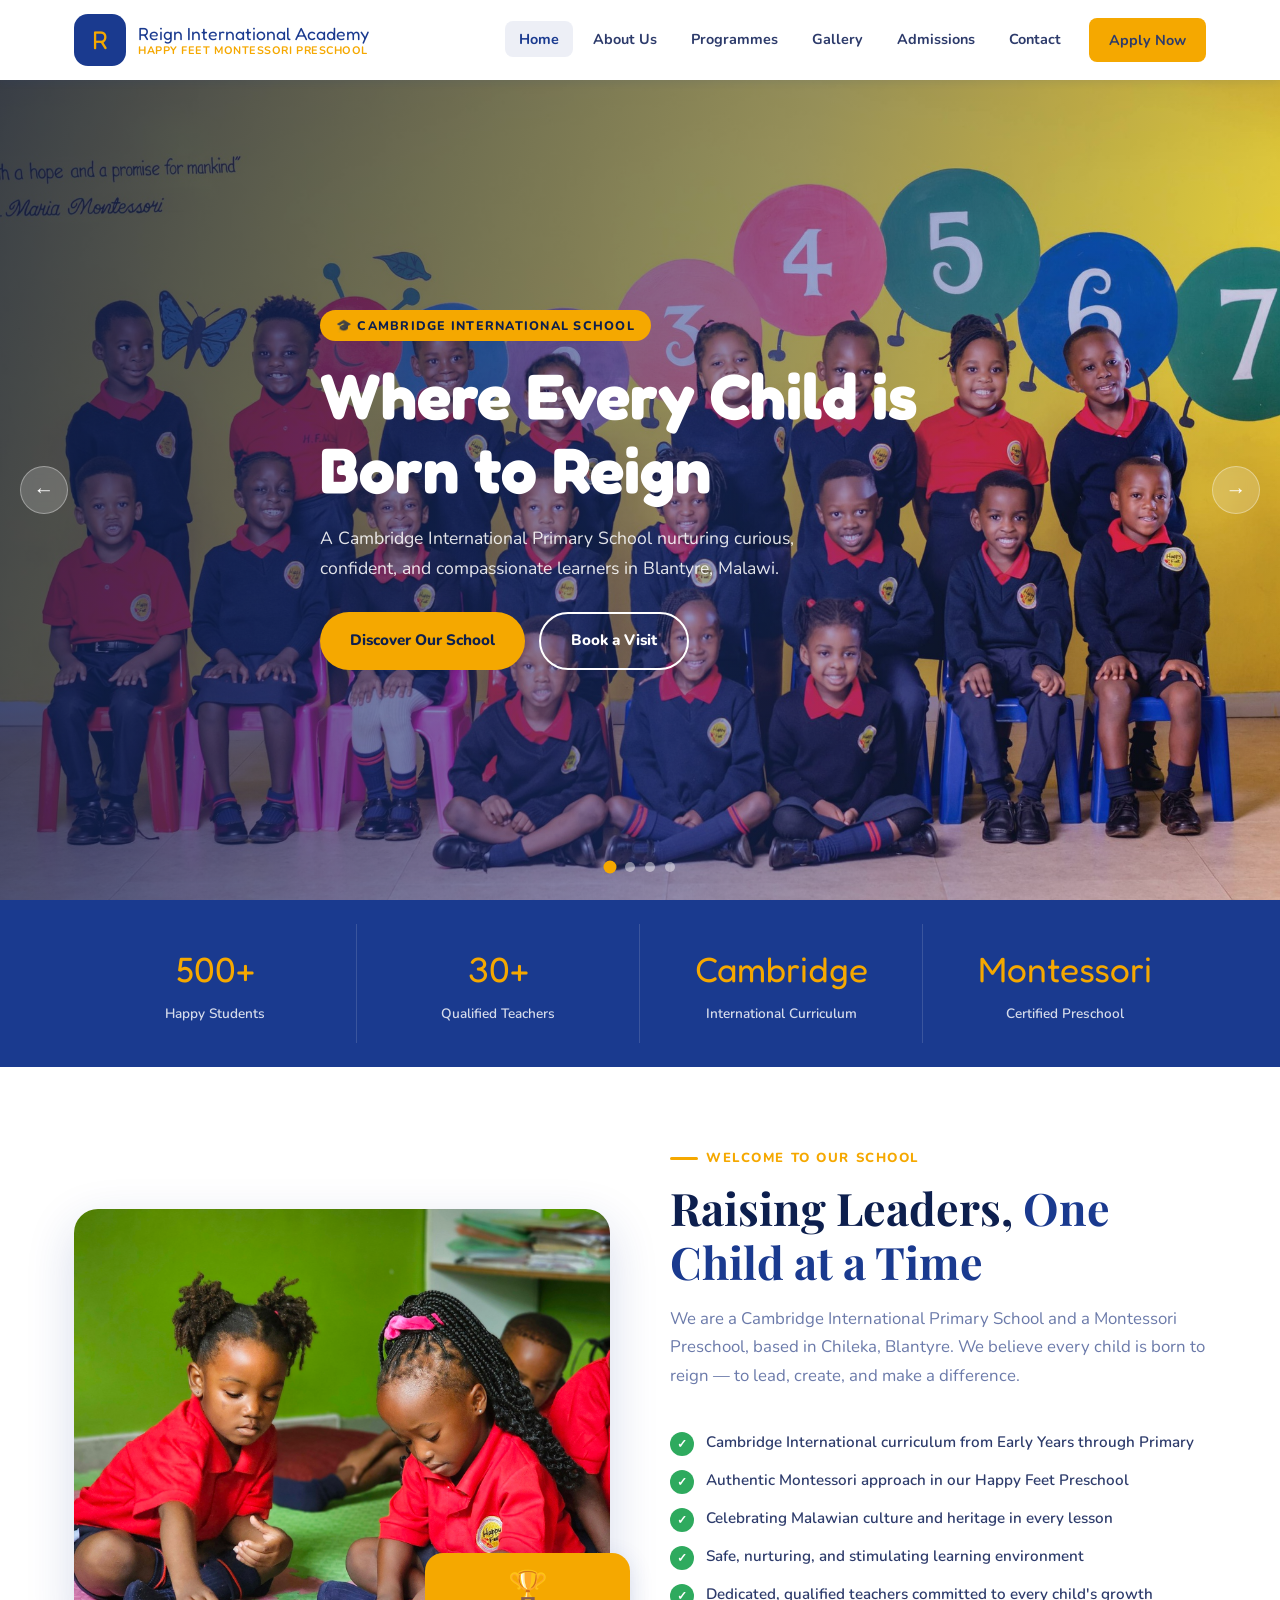
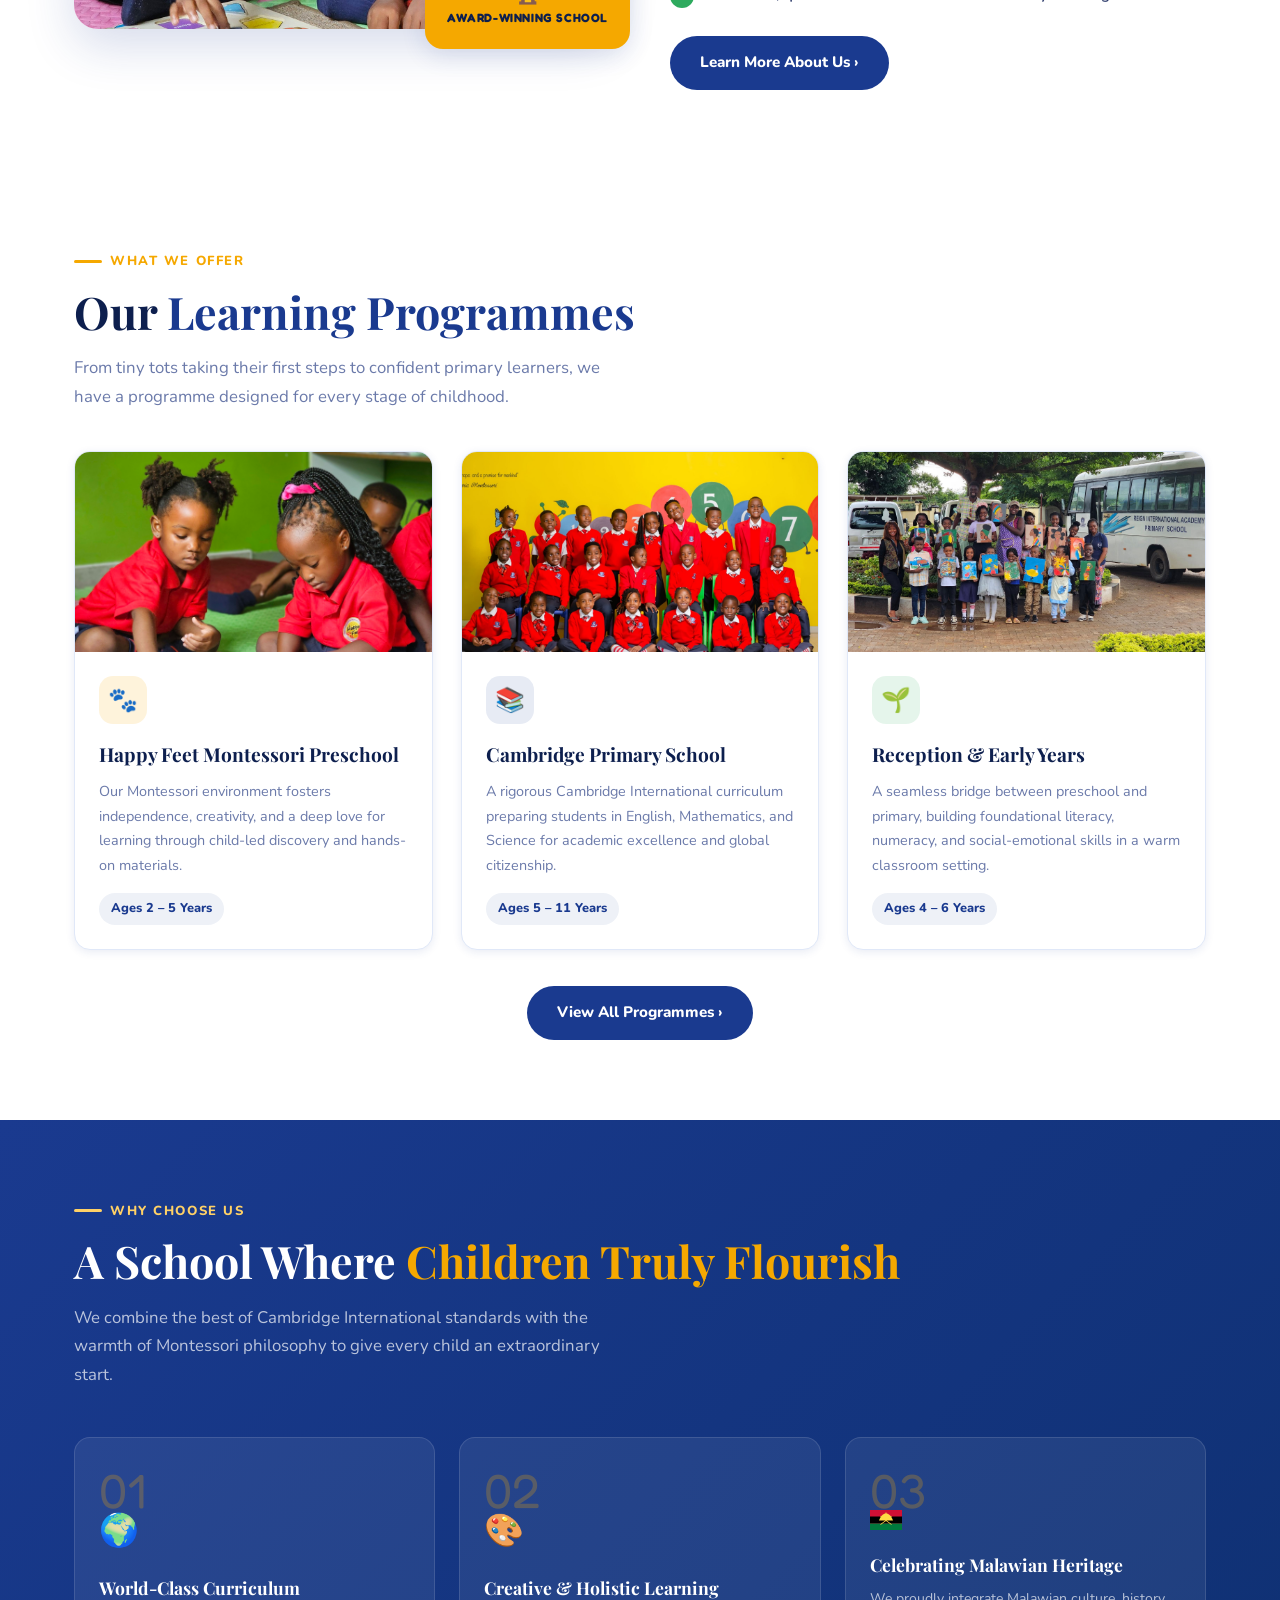
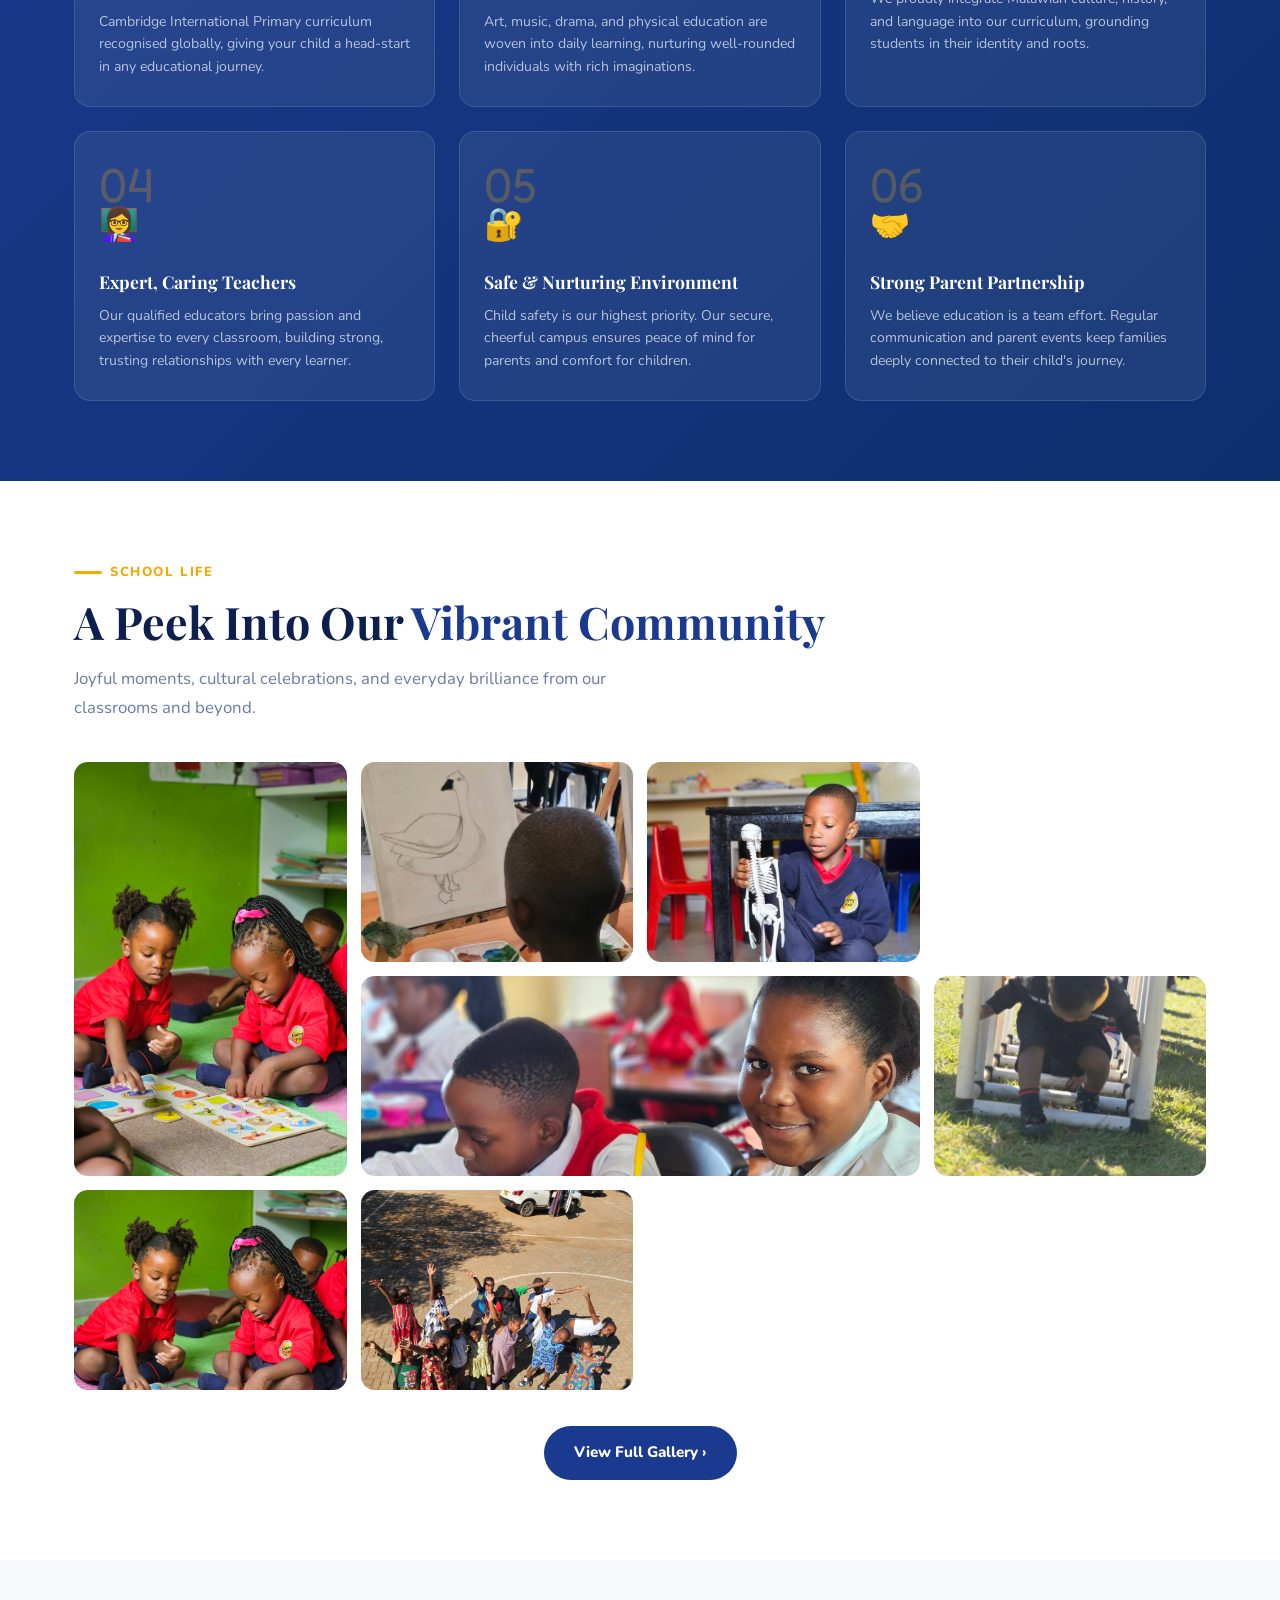
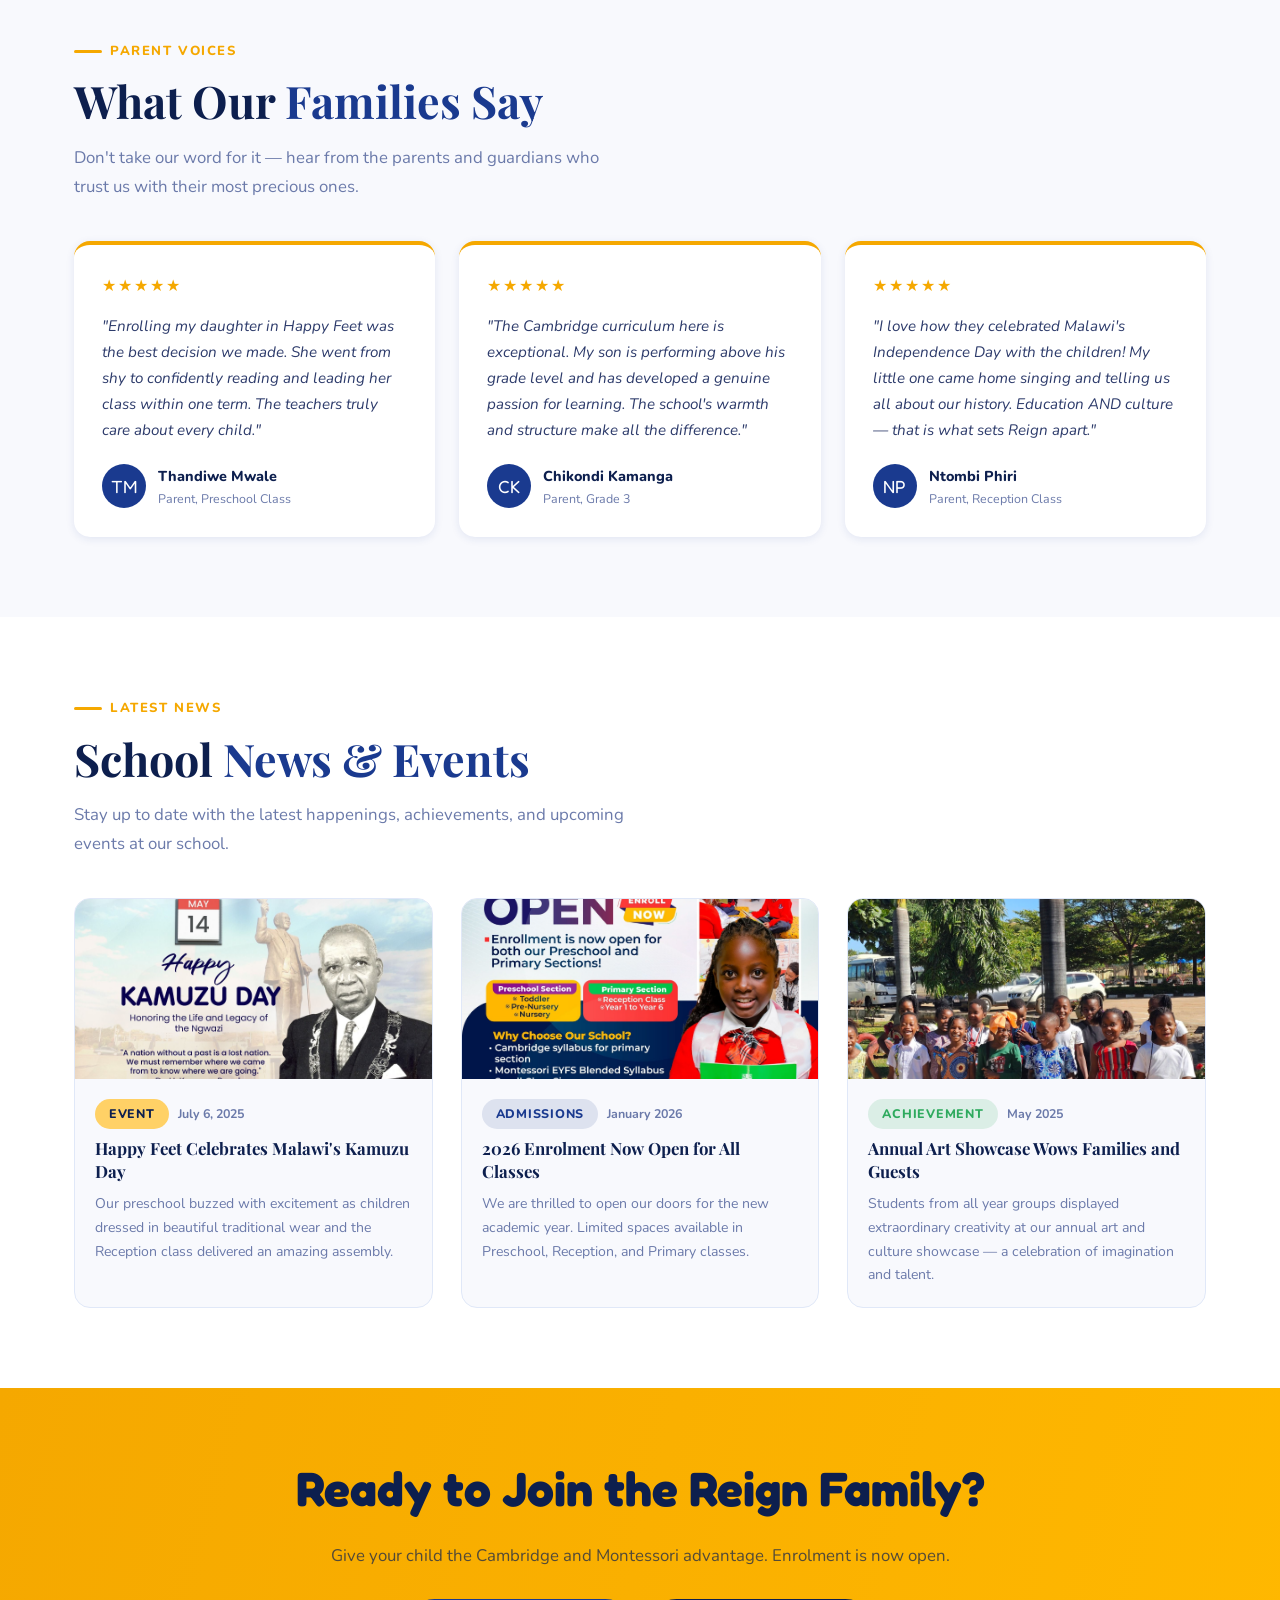
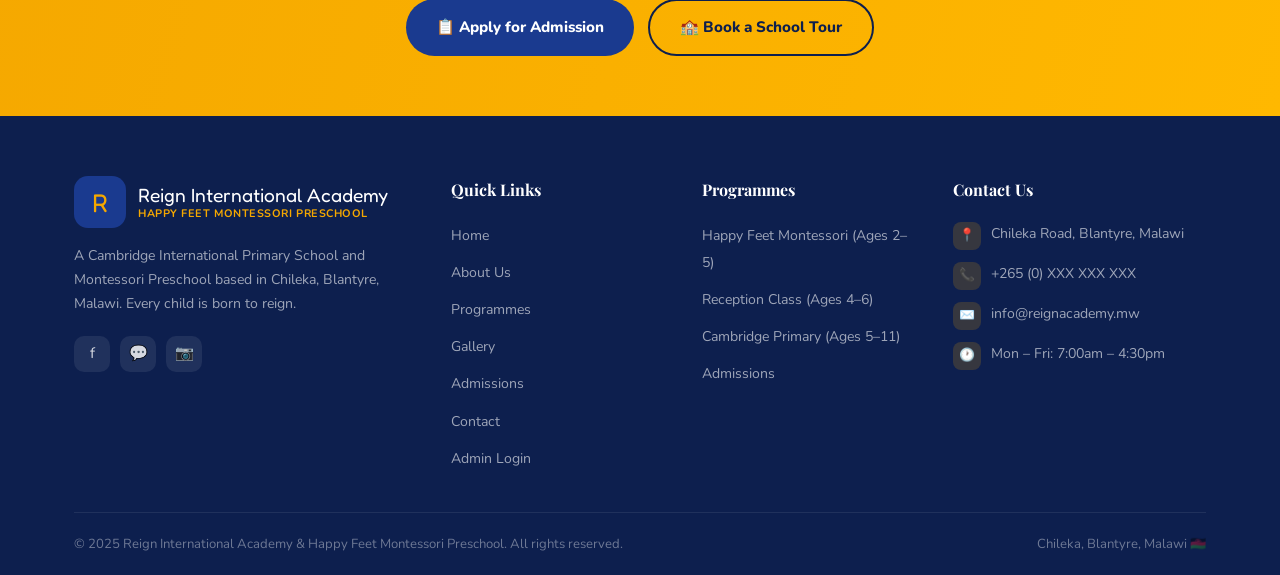
<file: index.html>
<!DOCTYPE html>
<html lang="en">
<head>
  <meta charset="UTF-8" />
  <meta name="viewport" content="width=device-width, initial-scale=1.0" />
  <title>Reign International Academy & Happy Feet Montessori Preschool</title>
  <meta name="description" content="A Cambridge International Primary School and Montessori Preschool based in Chileka, Blantyre, Malawi. Nurturing young minds to reign in life." />
  <link rel="stylesheet" href="styles.css" />
</head>
<body>

  <!-- ════════════════════════════════════════════
       NAVBAR
  ════════════════════════════════════════════ -->
  <nav class="navbar">
    <div class="navbar-inner">
      <a href="index.html" class="logo-wrap">
        <div class="logo-icon">R</div>
        <div class="logo-text">
          <span class="logo-name">Reign International Academy</span>
          <span class="logo-sub">Happy Feet Montessori Preschool</span>
        </div>
      </a>
      <ul class="nav-links" id="navLinks">
        <li><a href="index.html" class="active">Home</a></li>
        <li><a href="about.html">About Us</a></li>
        <li><a href="programmes.html">Programmes</a></li>
        <li><a href="gallery.html">Gallery</a></li>
        <li><a href="admissions.html">Admissions</a></li>
        <li><a href="contact.html">Contact</a></li>
        <li><a href="admissions.html" class="btn btn-primary" style="padding:10px 20px;">Apply Now</a></li>
      </ul>
      <button class="hamburger" id="hamburger" aria-label="Toggle menu">
        <span></span><span></span><span></span>
      </button>
    </div>
  </nav>

  <!-- ════════════════════════════════════════════
       HERO CAROUSEL
  ════════════════════════════════════════════ -->
  <section class="hero" id="home">
    <div class="carousel" id="carousel">

      <!-- Slide 1 -->
      <div class="slide active">
        <div class="slide-bg" style="background-image: url('reign/1.jpg');"></div>
        <div class="slide-overlay"></div>
        <div class="slide-content">
          <span class="slide-tag">🎓 Cambridge International School</span>
          <h1 class="slide-title">Where Every Child is Born to Reign</h1>
          <p class="slide-desc">A Cambridge International Primary School nurturing curious, confident, and compassionate learners in Blantyre, Malawi.</p>
          <div class="slide-btns">
            <a href="about.html" class="btn btn-primary">Discover Our School</a>
            <a href="contact.html" class="btn btn-secondary">Book a Visit</a>
          </div>
        </div>
      </div>

      <!-- Slide 2 -->
      <div class="slide">
        <div class="slide-bg" style="background-image: url('reign/ca1.jpg');"></div>
        <div class="slide-overlay"></div>
        <div class="slide-content">
          <span class="slide-tag">🐾 Happy Feet Montessori Preschool</span>
          <h1 class="slide-title">Little Feet, Big Discoveries</h1>
          <p class="slide-desc">Our Montessori preschool sparks a lifelong love of learning through hands-on exploration and play-based education.</p>
          <div class="slide-btns">
            <a href="programmes.html" class="btn btn-primary">Our Programmes</a>
            <a href="admissions.html" class="btn btn-secondary">Enrol Today</a>
          </div>
        </div>
      </div>

      <!-- Slide 3 -->
      <div class="slide">
        <div class="slide-bg" style="background-image: url('reign/ca1.jpg');"></div>
        <div class="slide-overlay"></div>
        <div class="slide-content">
          <span class="slide-tag">🇲🇼 Proudly Based in Chileka, Blantyre</span>
          <h1 class="slide-title">Excellence Rooted in Malawi</h1>
          <p class="slide-desc">Celebrating Malawian culture while delivering world-class Cambridge curriculum education for the next generation of leaders.</p>
          <div class="slide-btns">
            <a href="about.html" class="btn btn-primary">Our Story</a>
            <a href="gallery.html" class="btn btn-secondary">View Gallery</a>
          </div>
        </div>
      </div>

      <!-- Slide 4 -->
      <div class="slide">
        <div class="slide-bg" style="background-image: url('reign/2.jpg');"></div>
        <div class="slide-overlay"></div>
        <div class="slide-content">
          <span class="slide-tag">✏️ Learning Through Play & Purpose</span>
          <h1 class="slide-title">Nurturing Minds, Shaping Futures</h1>
          <p class="slide-desc">Our holistic approach combines academic rigour with creative exploration, ensuring every child thrives in a warm, safe environment.</p>
          <div class="slide-btns">
            <a href="programmes.html" class="btn btn-primary">Explore Programmes</a>
            <a href="contact.html" class="btn btn-secondary">Contact Us</a>
          </div>
        </div>
      </div>

      <!-- Controls -->
      <div class="carousel-dots" id="dots"></div>
      <button class="carousel-arrow prev" id="prevArrow">&#8592;</button>
      <button class="carousel-arrow next" id="nextArrow">&#8594;</button>
    </div>
  </section>

  <!-- ════════════════════════════════════════════
       STATS BAND
  ════════════════════════════════════════════ -->
  <section class="stats-band">
    <div class="container">
      <div class="stats-grid">
        <div class="stat-item">
          <span class="stat-num">500+</span>
          <span class="stat-label">Happy Students</span>
        </div>
        <div class="stat-item">
          <span class="stat-num">30+</span>
          <span class="stat-label">Qualified Teachers</span>
        </div>
        <div class="stat-item">
          <span class="stat-num">Cambridge</span>
          <span class="stat-label">International Curriculum</span>
        </div>
        <div class="stat-item">
          <span class="stat-num">Montessori</span>
          <span class="stat-label">Certified Preschool</span>
        </div>
      </div>
    </div>
  </section>

  <!-- ════════════════════════════════════════════
       WELCOME / ABOUT
  ════════════════════════════════════════════ -->
  <section class="section-pad" style="background: var(--white);">
    <div class="container">
      <div class="welcome-grid">
        <div class="welcome-img-wrap">
          <img
            class="welcome-img-main"
            src="reign/preschool.jpg"
            alt="Students learning at Reign International Academy"
            loading="lazy"
          />
          <div class="welcome-badge">
            <span class="num">🏆</span>
            <span class="lbl">Award-Winning School</span>
          </div>
        </div>
        <div>
          <p class="section-label">Welcome to Our School</p>
          <h2 class="section-title">Raising Leaders, <span>One Child at a Time</span></h2>
          <p class="section-sub">We are a Cambridge International Primary School and a Montessori Preschool, based in Chileka, Blantyre. We believe every child is born to reign — to lead, create, and make a difference.</p>
          <ul class="welcome-check-list">
            <li class="check-item">
              <span class="check-icon">✓</span>
              Cambridge International curriculum from Early Years through Primary
            </li>
            <li class="check-item">
              <span class="check-icon">✓</span>
              Authentic Montessori approach in our Happy Feet Preschool
            </li>
            <li class="check-item">
              <span class="check-icon">✓</span>
              Celebrating Malawian culture and heritage in every lesson
            </li>
            <li class="check-item">
              <span class="check-icon">✓</span>
              Safe, nurturing, and stimulating learning environment
            </li>
            <li class="check-item">
              <span class="check-icon">✓</span>
              Dedicated, qualified teachers committed to every child's growth
            </li>
          </ul>
          <a href="about.html" class="btn btn-blue">Learn More About Us ›</a>
        </div>
      </div>
    </div>
  </section>

  <!-- ════════════════════════════════════════════
       PROGRAMMES
  ════════════════════════════════════════════ -->
  <section class="section-pad programmes" id="programmes">
    <div class="container">
      <p class="section-label">What We Offer</p>
      <h2 class="section-title">Our <span>Learning Programmes</span></h2>
      <p class="section-sub">From tiny tots taking their first steps to confident primary learners, we have a programme designed for every stage of childhood.</p>

      <div class="prog-grid">

        <div class="prog-card">
          <img
            class="prog-img"
            src="reign/preschool.jpg"
            alt="Happy Feet Montessori Preschool"
            loading="lazy"
          />
          <div class="prog-body">
            <div class="prog-icon gold">🐾</div>
            <div class="prog-title">Happy Feet Montessori Preschool</div>
            <p class="prog-desc">Our Montessori environment fosters independence, creativity, and a deep love for learning through child-led discovery and hands-on materials.</p>
            <span class="prog-ages">Ages 2 – 5 Years</span>
          </div>
        </div>

        <div class="prog-card">
          <img
            class="prog-img"
            src="reign/ca1.jpg"
            alt="Cambridge Primary School"
            loading="lazy"
          />
          <div class="prog-body">
            <div class="prog-icon blue">📚</div>
            <div class="prog-title">Cambridge Primary School</div>
            <p class="prog-desc">A rigorous Cambridge International curriculum preparing students in English, Mathematics, and Science for academic excellence and global citizenship.</p>
            <span class="prog-ages">Ages 5 – 11 Years</span>
          </div>
        </div>

        <div class="prog-card">
          <img
            class="prog-img"
            src="reign/arts5.jpg"
            alt="Reception Class"
            loading="lazy"
          />
          <div class="prog-body">
            <div class="prog-icon green">🌱</div>
            <div class="prog-title">Reception & Early Years</div>
            <p class="prog-desc">A seamless bridge between preschool and primary, building foundational literacy, numeracy, and social-emotional skills in a warm classroom setting.</p>
            <span class="prog-ages">Ages 4 – 6 Years</span>
          </div>
        </div>

      </div>

      <div style="text-align:center; margin-top:36px;">
        <a href="programmes.html" class="btn btn-blue">View All Programmes ›</a>
      </div>
    </div>
  </section>

  <!-- ════════════════════════════════════════════
       WHY CHOOSE US
  ════════════════════════════════════════════ -->
  <section class="section-pad why">
    <div class="container">
      <p class="section-label">Why Choose Us</p>
      <h2 class="section-title">A School Where <span>Children Truly Flourish</span></h2>
      <p class="section-sub">We combine the best of Cambridge International standards with the warmth of Montessori philosophy to give every child an extraordinary start.</p>

      <div class="why-grid">
        <div class="why-card">
          <div class="why-num">01</div>
          <div class="why-icon">🌍</div>
          <div class="why-title">World-Class Curriculum</div>
          <p class="why-text">Cambridge International Primary curriculum recognised globally, giving your child a head-start in any educational journey.</p>
        </div>
        <div class="why-card">
          <div class="why-num">02</div>
          <div class="why-icon">🎨</div>
          <div class="why-title">Creative & Holistic Learning</div>
          <p class="why-text">Art, music, drama, and physical education are woven into daily learning, nurturing well-rounded individuals with rich imaginations.</p>
        </div>
        <div class="why-card">
          <div class="why-num">03</div>
          <div class="why-icon"><img src="images/malawi-flag.svg" alt="Malawi flag" /></div>
          <div class="why-title">Celebrating Malawian Heritage</div>
          <p class="why-text">We proudly integrate Malawian culture, history, and language into our curriculum, grounding students in their identity and roots.</p>
        </div>
        <div class="why-card">
          <div class="why-num">04</div>
          <div class="why-icon">👩‍🏫</div>
          <div class="why-title">Expert, Caring Teachers</div>
          <p class="why-text">Our qualified educators bring passion and expertise to every classroom, building strong, trusting relationships with every learner.</p>
        </div>
        <div class="why-card">
          <div class="why-num">05</div>
          <div class="why-icon">🔐</div>
          <div class="why-title">Safe & Nurturing Environment</div>
          <p class="why-text">Child safety is our highest priority. Our secure, cheerful campus ensures peace of mind for parents and comfort for children.</p>
        </div>
        <div class="why-card">
          <div class="why-num">06</div>
          <div class="why-icon">🤝</div>
          <div class="why-title">Strong Parent Partnership</div>
          <p class="why-text">We believe education is a team effort. Regular communication and parent events keep families deeply connected to their child's journey.</p>
        </div>
      </div>
    </div>
  </section>

  <!-- ════════════════════════════════════════════
       GALLERY
  ════════════════════════════════════════════ -->
  <section class="section-pad" id="gallery" style="background: var(--white);">
    <div class="container">
      <p class="section-label">School Life</p>
      <h2 class="section-title">A Peek Into Our <span>Vibrant Community</span></h2>
      <p class="section-sub">Joyful moments, cultural celebrations, and everyday brilliance from our classrooms and beyond.</p>

      <div class="gallery-grid">
        <div class="gallery-item tall">
          <img src="reign/preschool.jpg" alt="Children learning together" loading="lazy" />
          <div class="gallery-overlay">Collaborative Learning</div>
        </div>
        <div class="gallery-item">
          <img src="reign/art2.jpg" alt="Art class" loading="lazy" />
          <div class="gallery-overlay">Creative Arts</div>
        </div>
        <div class="gallery-item">
          <img src="reign/science1.jpg" alt="Science experiment" loading="lazy" />
          <div class="gallery-overlay">Science Exploration</div>
        </div>
        <div class="gallery-item wide">
          <img src="reign/classreading.jpg" alt="Class reading" loading="lazy" />
          <div class="gallery-overlay">Reading & Literacy</div>
        </div>
        <div class="gallery-item">
          <img src="reign/outdoor2.jpg" alt="Outdoor play" loading="lazy" />
          <div class="gallery-overlay">Outdoor Play</div>
        </div>
        <div class="gallery-item">
          <img src="reign/montessori.jpg" alt="Montessori activities" loading="lazy" />
          <div class="gallery-overlay">Montessori Activities</div>
        </div>
        <div class="gallery-item">
          <img src="reign/outdoor.jpg" alt="Cultural celebrations" loading="lazy" />
          <div class="gallery-overlay">Cultural Celebrations</div>
        </div>
      </div>
      <div style="text-align:center; margin-top:36px;">
        <a href="gallery.html" class="btn btn-blue">View Full Gallery ›</a>
      </div>
    </div>
  </section>
   
  <section class="section-pad testimonials">
    <div class="container">
      <p class="section-label">Parent Voices</p>
      <h2 class="section-title">What Our <span>Families Say</span></h2>
      <p class="section-sub">Don't take our word for it — hear from the parents and guardians who trust us with their most precious ones.</p>

      <div class="testi-grid">
        <div class="testi-card">
          <div class="testi-stars">★★★★★</div>
          <p class="testi-text">"Enrolling my daughter in Happy Feet was the best decision we made. She went from shy to confidently reading and leading her class within one term. The teachers truly care about every child."</p>
          <div class="testi-author">
            <div class="testi-avatar">TM</div>
            <div>
              <div class="testi-name">Thandiwe Mwale</div>
              <div class="testi-role">Parent, Preschool Class</div>
            </div>
          </div>
        </div>
        <div class="testi-card">
          <div class="testi-stars">★★★★★</div>
          <p class="testi-text">"The Cambridge curriculum here is exceptional. My son is performing above his grade level and has developed a genuine passion for learning. The school's warmth and structure make all the difference."</p>
          <div class="testi-author">
            <div class="testi-avatar">CK</div>
            <div>
              <div class="testi-name">Chikondi Kamanga</div>
              <div class="testi-role">Parent, Grade 3</div>
            </div>
          </div>
        </div>
        <div class="testi-card">
          <div class="testi-stars">★★★★★</div>
          <p class="testi-text">"I love how they celebrated Malawi's Independence Day with the children! My little one came home singing and telling us all about our history. Education AND culture — that is what sets Reign apart."</p>
          <div class="testi-author">
            <div class="testi-avatar">NP</div>
            <div>
              <div class="testi-name">Ntombi Phiri</div>
              <div class="testi-role">Parent, Reception Class</div>
            </div>
          </div>
        </div>
      </div>
    </div>
  </section>

  <!-- ════════════════════════════════════════════
       NEWS & EVENTS
  ════════════════════════════════════════════ -->
  <section class="section-pad news" id="news">
    <div class="container">
      <p class="section-label">Latest News</p>
      <h2 class="section-title">School <span>News & Events</span></h2>
      <p class="section-sub">Stay up to date with the latest happenings, achievements, and upcoming events at our school.</p>

      <div class="news-grid">
        <div class="news-card">
          <img class="news-img" src="reign/kamuzu day.jpg" alt="Kamuzu Day celebration" loading="lazy" />
          <div class="news-body">
            <div class="news-date"><span class="tag tag-gold">Event</span> &nbsp; July 6, 2025</div>
            <h3 class="news-title">Happy Feet Celebrates Malawi's Kamuzu Day</h3>
            <p class="news-excerpt">Our preschool buzzed with excitement as children dressed in beautiful traditional wear and the Reception class delivered an amazing assembly.</p>
          </div>
        </div>

        <div class="news-card">
          <img class="news-img" src="reign/admission.jpg" alt="New term enrolment" loading="lazy" />
          <div class="news-body">
            <div class="news-date"><span class="tag tag-blue">Admissions</span> &nbsp; January 2026</div>
            <h3 class="news-title">2026 Enrolment Now Open for All Classes</h3>
            <p class="news-excerpt">We are thrilled to open our doors for the new academic year. Limited spaces available in Preschool, Reception, and Primary classes.</p>
          </div>
        </div>

        <div class="news-card">
          <img class="news-img" src="reign/annualArt.jpg" alt="Art show" loading="lazy" />
          <div class="news-body">
            <div class="news-date"><span class="tag tag-green">Achievement</span> &nbsp; May 2025</div>
            <h3 class="news-title">Annual Art Showcase Wows Families and Guests</h3>
            <p class="news-excerpt">Students from all year groups displayed extraordinary creativity at our annual art and culture showcase — a celebration of imagination and talent.</p>
          </div>
        </div>
      </div>
    </div>
  </section>

  <!-- ════════════════════════════════════════════
       CTA BAND
  ════════════════════════════════════════════ -->
  <section class="cta-band">
    <div class="container">
      <h2>Ready to Join the Reign Family?</h2>
      <p>Give your child the Cambridge and Montessori advantage. Enrolment is now open.</p>
      <div class="cta-btns">
        <a href="admissions.html" class="btn btn-blue">📋 Apply for Admission</a>
        <a href="contact.html" class="btn" style="background:transparent; border:2px solid var(--dark); color:var(--dark);">🏫 Book a School Tour</a>
      </div>
    </div>
  </section>

  <!-- ════════════════════════════════════════════
       FOOTER
  ════════════════════════════════════════════ -->
  <footer id="contact">
    <div class="container">
      <div class="footer-grid">

        <div class="footer-about">
          <a href="index.html" class="logo-wrap" style="margin-bottom:16px; display:flex;">
            <div class="logo-icon">R</div>
            <div class="logo-text">
              <span class="logo-name">Reign International Academy</span>
              <span class="logo-sub">Happy Feet Montessori Preschool</span>
            </div>
          </a>
          <p>A Cambridge International Primary School and Montessori Preschool based in Chileka, Blantyre, Malawi. Every child is born to reign.</p>
          <div class="social-links">
            <a href="https://www.facebook.com/p/Reign-International-Academy-and-Happy-Feet-Montessori-Preschool-100076563277076/" target="_blank" class="social-btn" title="Facebook">f</a>
            <a href="#" class="social-btn" title="WhatsApp">💬</a>
            <a href="#" class="social-btn" title="Instagram">📷</a>
          </div>
        </div>

        <div class="footer-col">
          <h4>Quick Links</h4>
          <ul class="footer-links">
            <li><a href="index.html">Home</a></li>
            <li><a href="about.html">About Us</a></li>
            <li><a href="programmes.html">Programmes</a></li>
            <li><a href="gallery.html">Gallery</a></li>
            <li><a href="admissions.html">Admissions</a></li>
            <li><a href="contact.html">Contact</a></li>
            <li><a href="cms.html">Admin Login</a></li>
          </ul>
        </div>

        <div class="footer-col">
          <h4>Programmes</h4>
          <ul class="footer-links">
            <li><a href="programmes.html#montessori">Happy Feet Montessori (Ages 2–5)</a></li>
            <li><a href="programmes.html#reception">Reception Class (Ages 4–6)</a></li>
            <li><a href="programmes.html#primary">Cambridge Primary (Ages 5–11)</a></li>
            <li><a href="contact.html">Admissions</a></li>
          </ul>
        </div>

        <div class="footer-col">
          <h4>Contact Us</h4>
          <div class="footer-contact-item">
            <div class="footer-contact-icon">📍</div>
            <span>Chileka Road, Blantyre, Malawi</span>
          </div>
          <div class="footer-contact-item">
            <div class="footer-contact-icon">📞</div>
            <span>+265 (0) XXX XXX XXX</span>
          </div>
          <div class="footer-contact-item">
            <div class="footer-contact-icon">✉️</div>
            <span>info@reignacademy.mw</span>
          </div>
          <div class="footer-contact-item">
            <div class="footer-contact-icon">🕐</div>
            <span>Mon – Fri: 7:00am – 4:30pm</span>
          </div>
        </div>

      </div>

      <div class="footer-bottom">
        <span>© 2025 Reign International Academy & Happy Feet Montessori Preschool. All rights reserved.</span>
        <span>Chileka, Blantyre, Malawi 🇲🇼</span>
      </div>
    </div>
  </footer>

  <!-- ════════════════════════════════════════════
       SCRIPTS
  ════════════════════════════════════════════ -->
  <script>
    // ── Hamburger Menu ──
    const hamburger = document.getElementById('hamburger');
    const navLinks  = document.getElementById('navLinks');
    hamburger.addEventListener('click', () => navLinks.classList.toggle('open'));

    // ── Carousel ──
    const slides   = document.querySelectorAll('.slide');
    const dotsWrap = document.getElementById('dots');
    let current = 0, timer;

    // Build dots
    slides.forEach((_, i) => {
      const d = document.createElement('button');
      d.classList.add('dot');
      if (i === 0) d.classList.add('active');
      d.addEventListener('click', () => goTo(i));
      dotsWrap.appendChild(d);
    });

    function goTo(n) {
      slides[current].classList.remove('active');
      dotsWrap.children[current].classList.remove('active');
      current = (n + slides.length) % slides.length;
      slides[current].classList.add('active');
      dotsWrap.children[current].classList.add('active');
      resetTimer();
    }

    function resetTimer() {
      clearInterval(timer);
      timer = setInterval(() => goTo(current + 1), 5500);
    }

    document.getElementById('prevArrow').addEventListener('click', () => goTo(current - 1));
    document.getElementById('nextArrow').addEventListener('click', () => goTo(current + 1));

    resetTimer();
  </script>

</body>
</html>
</file>
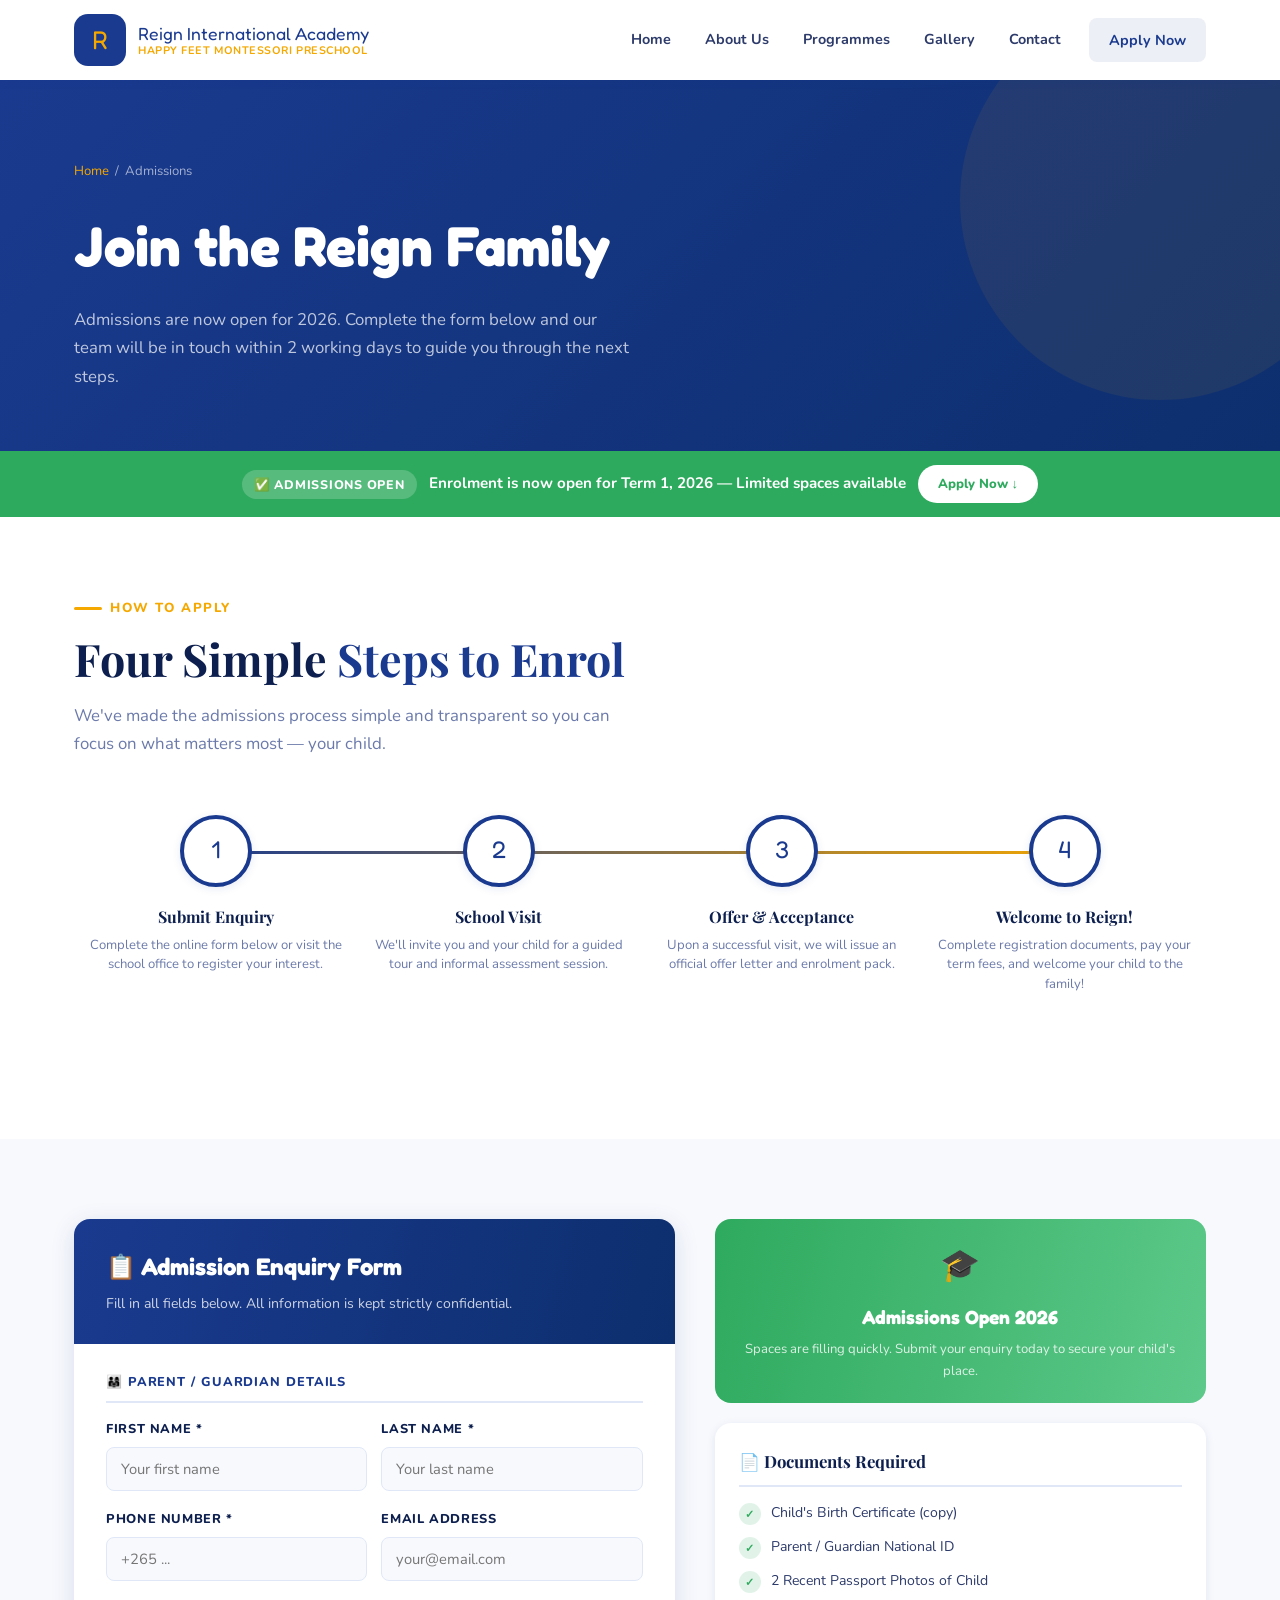
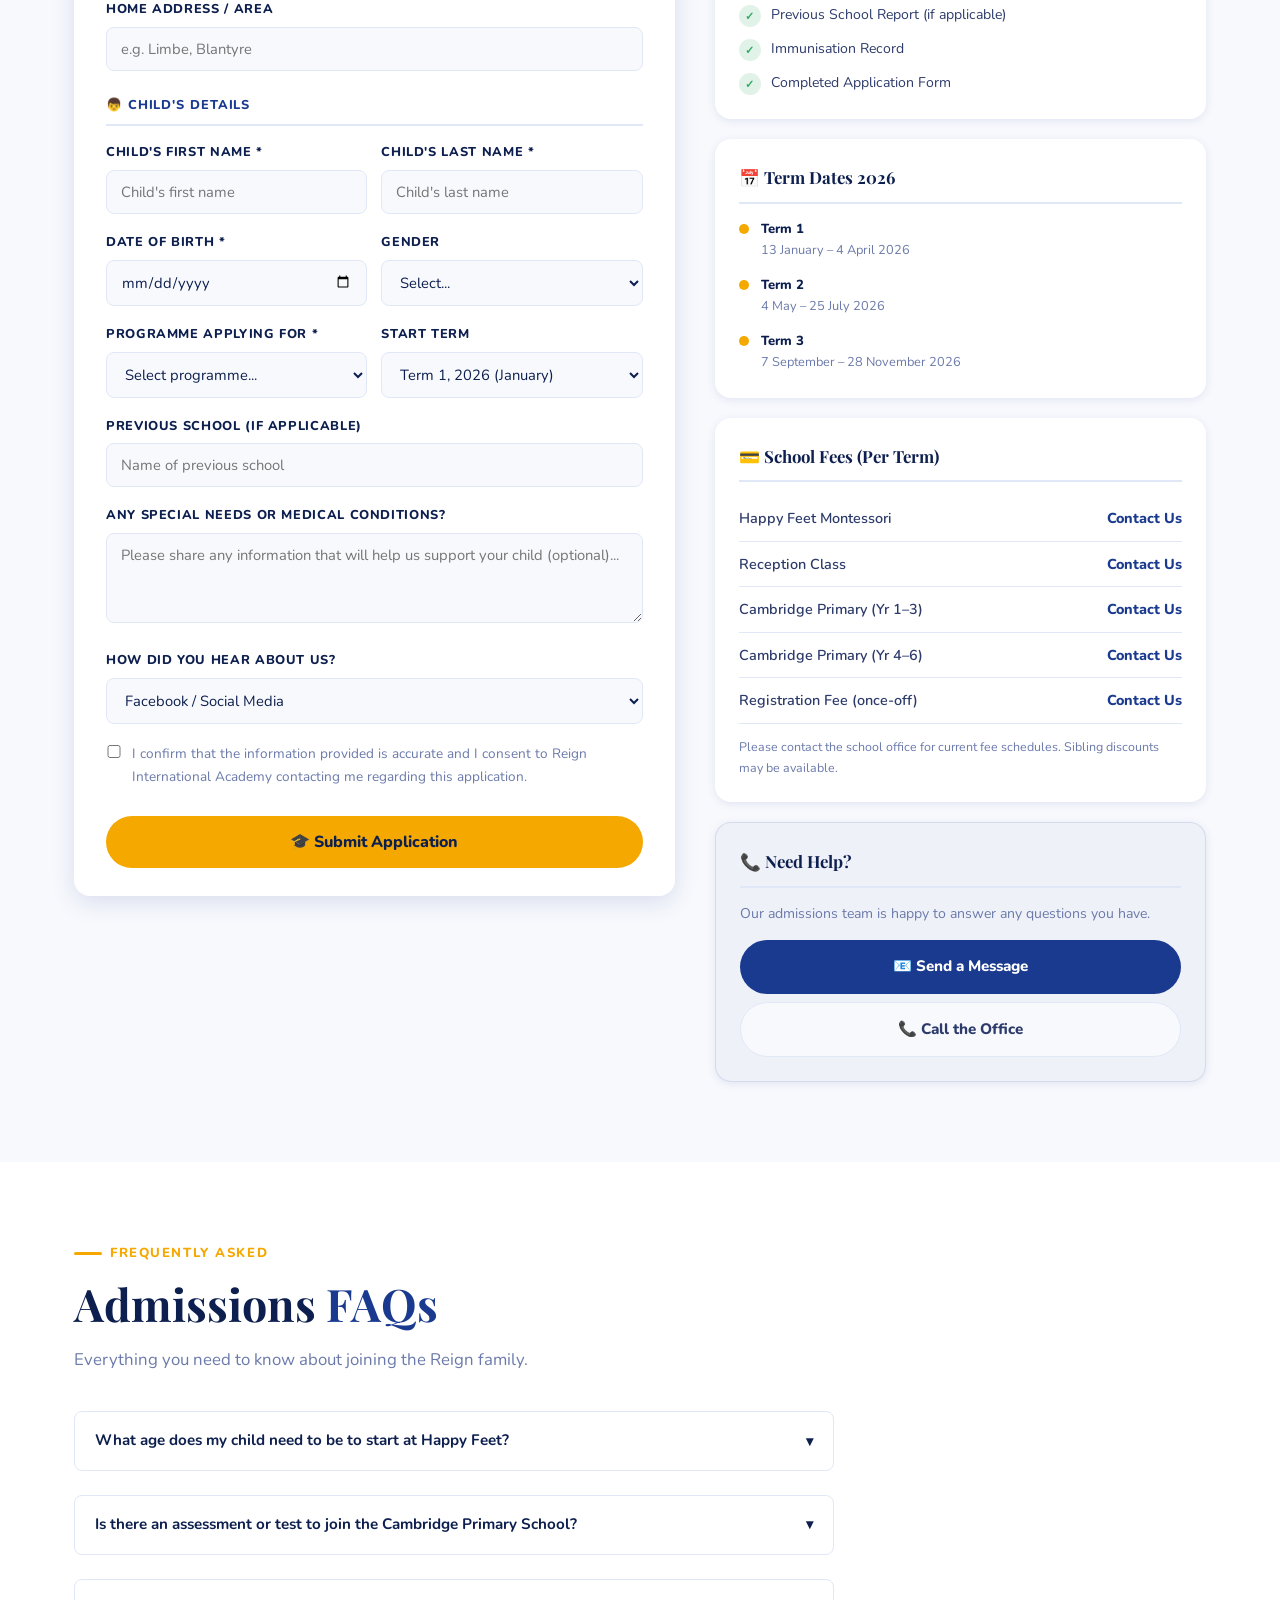
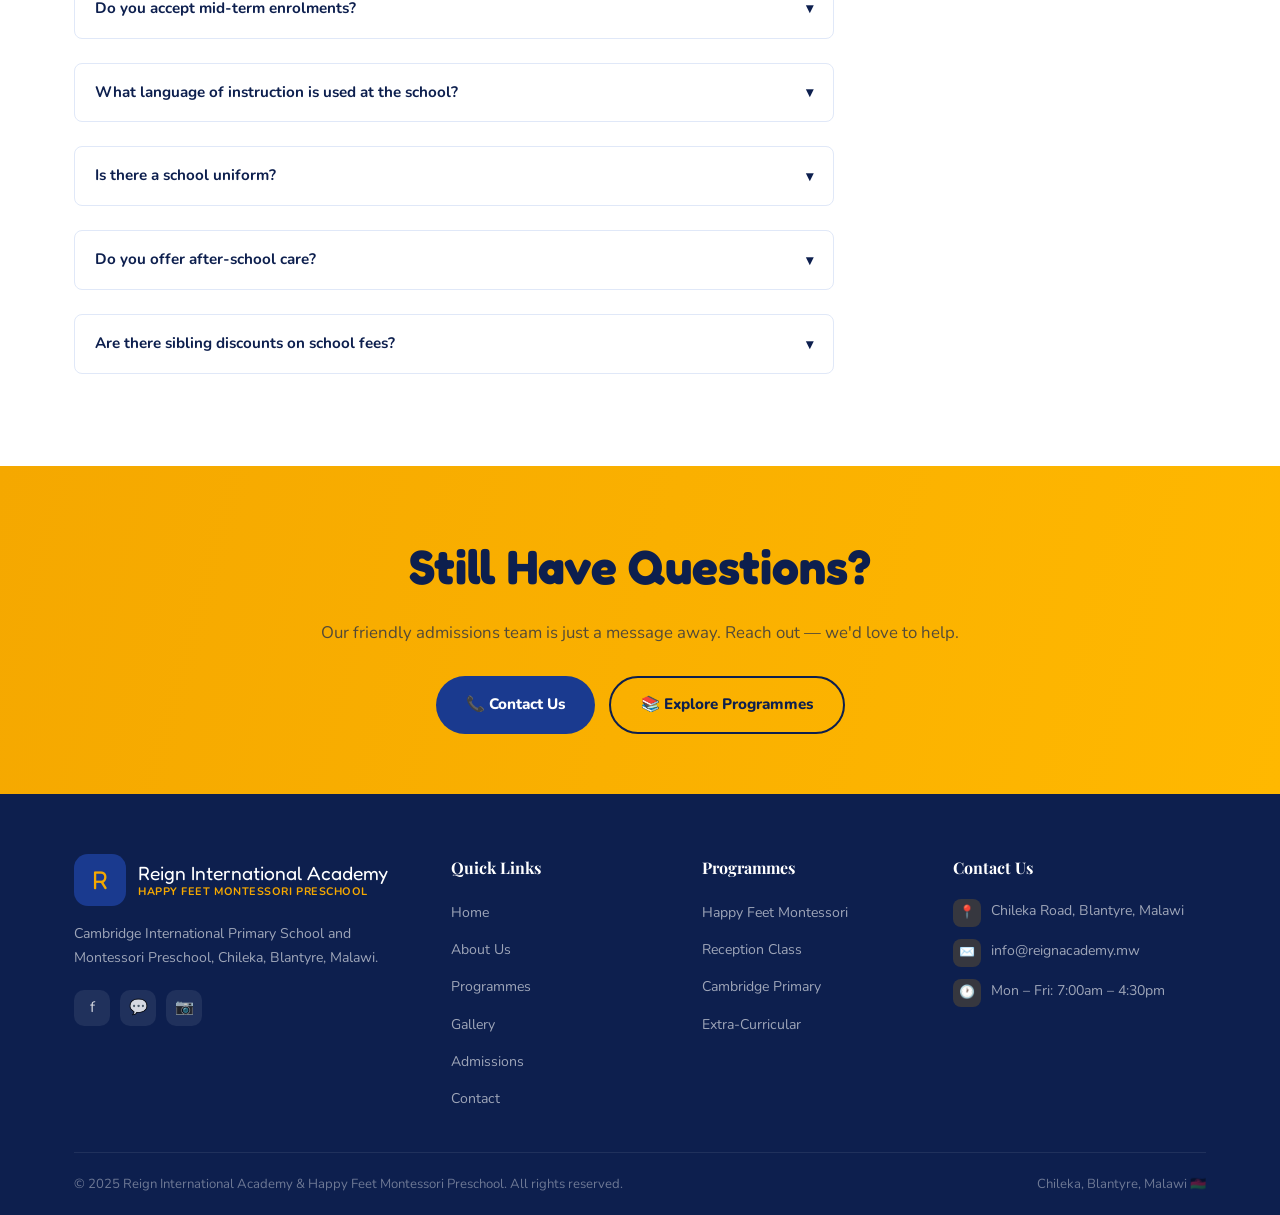
<file: admissions.html>
<!DOCTYPE html>
<html lang="en">
<head>
  <meta charset="UTF-8" />
  <meta name="viewport" content="width=device-width, initial-scale=1.0" />
  <title>Admissions | Reign International Academy & Happy Feet Montessori Preschool</title>
  <meta name="description" content="Apply for admission to Reign International Academy and Happy Feet Montessori Preschool in Blantyre, Malawi. Enrolment open for 2026." />
  <link rel="stylesheet" href="styles.css" />
</head>
<body>

  <!-- NAVBAR -->
  <nav class="navbar">
    <div class="navbar-inner">
      <a href="index.html" class="logo-wrap">
        <div class="logo-icon">R</div>
        <div class="logo-text">
          <span class="logo-name">Reign International Academy</span>
          <span class="logo-sub">Happy Feet Montessori Preschool</span>
        </div>
      </a>
      <ul class="nav-links" id="navLinks">
        <li><a href="index.html">Home</a></li>
        <li><a href="about.html">About Us</a></li>
        <li><a href="programmes.html">Programmes</a></li>
        <li><a href="gallery.html">Gallery</a></li>
        <li><a href="contact.html">Contact</a></li>
        <li><a href="admissions.html" class="btn btn-primary active" style="padding:10px 20px;">Apply Now</a></li>
      </ul>
      <button class="hamburger" id="hamburger" aria-label="Toggle menu">
        <span></span><span></span><span></span>
      </button>
    </div>
  </nav>

  <!-- PAGE HERO -->
  <section class="page-hero">
    <div class="container">
      <div class="page-hero-breadcrumb">
        <a href="index.html">Home</a> &nbsp;/&nbsp; Admissions
      </div>
      <h1 class="page-hero-title">Join the Reign Family</h1>
      <p class="page-hero-sub">Admissions are now open for 2026. Complete the form below and our team will be in touch within 2 working days to guide you through the next steps.</p>
    </div>
  </section>

  <!-- OPEN STATUS BANNER -->
  <div style="background: var(--green); padding: 14px 0; text-align: center;">
    <div class="container" style="display:flex; align-items:center; justify-content:center; gap:12px; flex-wrap:wrap;">
      <span style="background:rgba(255,255,255,0.2); color:var(--white); font-size:0.78rem; font-weight:800; padding:4px 12px; border-radius:50px; letter-spacing:0.06em; text-transform:uppercase;">✅ Admissions Open</span>
      <span style="color:var(--white); font-weight:700; font-size:0.95rem;">Enrolment is now open for Term 1, 2026 — Limited spaces available</span>
      <a href="#apply-form" class="btn" style="background:var(--white); color:var(--green); padding:8px 20px; font-size:0.82rem;">Apply Now ↓</a>
    </div>
  </div>

  <!-- ADMISSIONS STEPS -->
  <section class="section-pad" style="background: var(--white);">
    <div class="container">
      <p class="section-label">How to Apply</p>
      <h2 class="section-title">Four Simple <span>Steps to Enrol</span></h2>
      <p class="section-sub" style="margin-bottom: 56px;">We've made the admissions process simple and transparent so you can focus on what matters most — your child.</p>

      <div class="admissions-steps">
        <div class="admission-step">
          <div class="step-circle">1</div>
          <div class="step-title">Submit Enquiry</div>
          <p class="step-desc">Complete the online form below or visit the school office to register your interest.</p>
        </div>
        <div class="admission-step">
          <div class="step-circle">2</div>
          <div class="step-title">School Visit</div>
          <p class="step-desc">We'll invite you and your child for a guided tour and informal assessment session.</p>
        </div>
        <div class="admission-step">
          <div class="step-circle">3</div>
          <div class="step-title">Offer & Acceptance</div>
          <p class="step-desc">Upon a successful visit, we will issue an official offer letter and enrolment pack.</p>
        </div>
        <div class="admission-step">
          <div class="step-circle">4</div>
          <div class="step-title">Welcome to Reign!</div>
          <p class="step-desc">Complete registration documents, pay your term fees, and welcome your child to the family!</p>
        </div>
      </div>
    </div>
  </section>

  <!-- APPLICATION FORM + SIDEBAR -->
  <section class="section-pad" style="background: var(--off-white);" id="apply-form">
    <div class="container">
      <div class="adm-grid">

        <!-- Form -->
        <div>
          <div class="adm-form-card" id="formCard">
            <div class="adm-form-header">
              <h3>📋 Admission Enquiry Form</h3>
              <p>Fill in all fields below. All information is kept strictly confidential.</p>
            </div>
            <div class="adm-form-body">

              <div style="font-size:0.8rem; font-weight:800; text-transform:uppercase; letter-spacing:0.07em; color:var(--royal-blue); margin-bottom:16px; padding-bottom:8px; border-bottom:2px solid var(--border);">
                👨‍👩‍👧 Parent / Guardian Details
              </div>

              <div class="adm-form-row">
                <div class="adm-form-group">
                  <label>First Name *</label>
                  <input type="text" id="parentFirst" placeholder="Your first name" required />
                </div>
                <div class="adm-form-group">
                  <label>Last Name *</label>
                  <input type="text" id="parentLast" placeholder="Your last name" required />
                </div>
              </div>

              <div class="adm-form-row">
                <div class="adm-form-group">
                  <label>Phone Number *</label>
                  <input type="tel" id="parentPhone" placeholder="+265 ..." required />
                </div>
                <div class="adm-form-group">
                  <label>Email Address</label>
                  <input type="email" id="parentEmail" placeholder="your@email.com" />
                </div>
              </div>

              <div class="adm-form-group">
                <label>Home Address / Area</label>
                <input type="text" placeholder="e.g. Limbe, Blantyre" />
              </div>

              <div style="font-size:0.8rem; font-weight:800; text-transform:uppercase; letter-spacing:0.07em; color:var(--royal-blue); margin: 24px 0 16px; padding-bottom:8px; border-bottom:2px solid var(--border);">
                👦 Child's Details
              </div>

              <div class="adm-form-row">
                <div class="adm-form-group">
                  <label>Child's First Name *</label>
                  <input type="text" id="childFirst" placeholder="Child's first name" required />
                </div>
                <div class="adm-form-group">
                  <label>Child's Last Name *</label>
                  <input type="text" placeholder="Child's last name" required />
                </div>
              </div>

              <div class="adm-form-row">
                <div class="adm-form-group">
                  <label>Date of Birth *</label>
                  <input type="date" required />
                </div>
                <div class="adm-form-group">
                  <label>Gender</label>
                  <select>
                    <option value="">Select...</option>
                    <option>Girl</option>
                    <option>Boy</option>
                    <option>Prefer not to say</option>
                  </select>
                </div>
              </div>

              <div class="adm-form-row">
                <div class="adm-form-group">
                  <label>Programme Applying For *</label>
                  <select id="programme" required>
                    <option value="">Select programme...</option>
                    <option>Happy Feet Montessori (Ages 2–5)</option>
                    <option>Reception Class (Ages 4–6)</option>
                    <option>Year 1 – Cambridge Primary</option>
                    <option>Year 2 – Cambridge Primary</option>
                    <option>Year 3 – Cambridge Primary</option>
                    <option>Year 4 – Cambridge Primary</option>
                    <option>Year 5 – Cambridge Primary</option>
                    <option>Year 6 – Cambridge Primary</option>
                  </select>
                </div>
                <div class="adm-form-group">
                  <label>Start Term</label>
                  <select>
                    <option>Term 1, 2026 (January)</option>
                    <option>Term 2, 2026 (May)</option>
                    <option>Term 3, 2026 (September)</option>
                  </select>
                </div>
              </div>

              <div class="adm-form-group">
                <label>Previous School (if applicable)</label>
                <input type="text" placeholder="Name of previous school" />
              </div>

              <div class="adm-form-group">
                <label>Any Special Needs or Medical Conditions?</label>
                <textarea placeholder="Please share any information that will help us support your child (optional)..."></textarea>
              </div>

              <div class="adm-form-group">
                <label>How Did You Hear About Us?</label>
                <select>
                  <option>Facebook / Social Media</option>
                  <option>Friend or Family Referral</option>
                  <option>Google Search</option>
                  <option>School Notice Board</option>
                  <option>Community Event</option>
                  <option>Other</option>
                </select>
              </div>

              <div style="display:flex; gap:10px; align-items:flex-start; margin-bottom:20px; font-size:0.85rem; color:var(--text-light);">
                <input type="checkbox" id="consent" style="margin-top:3px; width:16px; flex-shrink:0;" />
                <label for="consent">I confirm that the information provided is accurate and I consent to Reign International Academy contacting me regarding this application.</label>
              </div>

              <button class="adm-submit-btn" onclick="submitApplication()">🎓 Submit Application</button>
            </div>
          </div>

          <!-- Success State -->
          <div class="adm-success" id="admSuccess">
            <div class="big-icon">🎉</div>
            <h3>Application Received!</h3>
            <p>Thank you for applying to Reign International Academy. Our admissions team will review your enquiry and contact you within <strong>2 working days</strong> to arrange a school visit.</p>
            <br/>
            <a href="index.html" class="btn btn-blue" style="margin-top:8px;">← Return to Homepage</a>
          </div>
        </div>

        <!-- Sidebar -->
        <div class="adm-sidebar">

          <!-- Open Badge -->
          <div class="open-badge">
            <div class="ob-icon">🎓</div>
            <h4>Admissions Open 2026</h4>
            <p>Spaces are filling quickly. Submit your enquiry today to secure your child's place.</p>
          </div>

          <!-- Requirements -->
          <div class="adm-info-card">
            <h4>📄 Documents Required</h4>
            <ul class="adm-req-list">
              <li class="adm-req-item"><div class="adm-req-icon">✓</div>Child's Birth Certificate (copy)</li>
              <li class="adm-req-item"><div class="adm-req-icon">✓</div>Parent / Guardian National ID</li>
              <li class="adm-req-item"><div class="adm-req-icon">✓</div>2 Recent Passport Photos of Child</li>
              <li class="adm-req-item"><div class="adm-req-icon">✓</div>Previous School Report (if applicable)</li>
              <li class="adm-req-item"><div class="adm-req-icon">✓</div>Immunisation Record</li>
              <li class="adm-req-item"><div class="adm-req-icon">✓</div>Completed Application Form</li>
            </ul>
          </div>

          <!-- Term Dates -->
          <div class="adm-info-card">
            <h4>📅 Term Dates 2026</h4>
            <ul class="adm-dates-list">
              <li class="adm-date-item">
                <div class="adm-date-dot"></div>
                <div>
                  <div class="adm-date-label">Term 1</div>
                  <div class="adm-date-val">13 January – 4 April 2026</div>
                </div>
              </li>
              <li class="adm-date-item">
                <div class="adm-date-dot"></div>
                <div>
                  <div class="adm-date-label">Term 2</div>
                  <div class="adm-date-val">4 May – 25 July 2026</div>
                </div>
              </li>
              <li class="adm-date-item">
                <div class="adm-date-dot"></div>
                <div>
                  <div class="adm-date-label">Term 3</div>
                  <div class="adm-date-val">7 September – 28 November 2026</div>
                </div>
              </li>
            </ul>
          </div>

          <!-- Fees -->
          <div class="adm-info-card">
            <h4>💳 School Fees (Per Term)</h4>
            <div class="fee-row">
              <span class="fee-label">Happy Feet Montessori</span>
              <span class="fee-amount">Contact Us</span>
            </div>
            <div class="fee-row">
              <span class="fee-label">Reception Class</span>
              <span class="fee-amount">Contact Us</span>
            </div>
            <div class="fee-row">
              <span class="fee-label">Cambridge Primary (Yr 1–3)</span>
              <span class="fee-amount">Contact Us</span>
            </div>
            <div class="fee-row">
              <span class="fee-label">Cambridge Primary (Yr 4–6)</span>
              <span class="fee-amount">Contact Us</span>
            </div>
            <div class="fee-row">
              <span class="fee-label">Registration Fee (once-off)</span>
              <span class="fee-amount">Contact Us</span>
            </div>
            <p style="font-size:0.78rem; color:var(--text-light); margin-top:12px;">Please contact the school office for current fee schedules. Sibling discounts may be available.</p>
          </div>

          <!-- Contact -->
          <div class="adm-info-card" style="background: rgba(26,58,143,0.04); border: 1.5px solid rgba(26,58,143,0.12);">
            <h4>📞 Need Help?</h4>
            <p style="font-size:0.88rem; color:var(--text-light); margin-bottom:14px;">Our admissions team is happy to answer any questions you have.</p>
            <div style="display:flex; flex-direction:column; gap:8px;">
              <a href="contact.html" class="btn btn-blue" style="text-align:center; justify-content:center;">📧 Send a Message</a>
              <a href="tel:+265" class="btn" style="background:var(--off-white);border:1.5px solid var(--border);color:var(--text);text-align:center;justify-content:center;">📞 Call the Office</a>
            </div>
          </div>

        </div>
      </div>
    </div>
  </section>

  <!-- FAQ -->
  <section class="section-pad" style="background: var(--white);">
    <div class="container">
      <p class="section-label">Frequently Asked</p>
      <h2 class="section-title">Admissions <span>FAQs</span></h2>
      <p class="section-sub" style="margin-bottom: 36px;">Everything you need to know about joining the Reign family.</p>

      <div style="max-width: 760px;">
        <div class="faq-list">

          <div class="faq-item">
            <div class="faq-question" onclick="toggleFaq(this)">
              What age does my child need to be to start at Happy Feet?
              <span class="faq-chevron">▾</span>
            </div>
            <div class="faq-answer">Children can join Happy Feet Montessori Preschool from the age of 2 years. They must be fully or nearly toilet trained before starting. Our nurturing environment is designed to support toddlers through their earliest years of learning and social development.</div>
          </div>

          <div class="faq-item">
            <div class="faq-question" onclick="toggleFaq(this)">
              Is there an assessment or test to join the Cambridge Primary School?
              <span class="faq-chevron">▾</span>
            </div>
            <div class="faq-answer">We hold an informal, friendly assessment during your school visit — this is not a pass/fail test. It simply helps our teachers understand where your child is in their learning journey so we can place them in the right year group and provide the best possible support from day one.</div>
          </div>

          <div class="faq-item">
            <div class="faq-question" onclick="toggleFaq(this)">
              Do you accept mid-term enrolments?
              <span class="faq-chevron">▾</span>
            </div>
            <div class="faq-answer">Yes, subject to availability. We do our best to accommodate families who need to enrol mid-term. Please contact the admissions office to check current space availability in the relevant year group.</div>
          </div>

          <div class="faq-item">
            <div class="faq-question" onclick="toggleFaq(this)">
              What language of instruction is used at the school?
              <span class="faq-chevron">▾</span>
            </div>
            <div class="faq-answer">Our primary language of instruction is English, in line with the Cambridge International curriculum. We also celebrate Chichewa and Malawian cultural heritage as part of our daily school life, assemblies, and cultural events.</div>
          </div>

          <div class="faq-item">
            <div class="faq-question" onclick="toggleFaq(this)">
              Is there a school uniform?
              <span class="faq-chevron">▾</span>
            </div>
            <div class="faq-answer">Yes. All students are required to wear the school uniform. Details of the uniform, including where to purchase it, will be provided in the enrolment pack issued after your child's place has been confirmed. Preschool children have a separate, more play-friendly uniform.</div>
          </div>

          <div class="faq-item">
            <div class="faq-question" onclick="toggleFaq(this)">
              Do you offer after-school care?
              <span class="faq-chevron">▾</span>
            </div>
            <div class="faq-answer">We offer an extended day option with supervised activities until 4:30pm. This is available as an optional add-on to the standard school day and is subject to an additional fee. Please ask the admissions team for current rates and availability.</div>
          </div>

          <div class="faq-item">
            <div class="faq-question" onclick="toggleFaq(this)">
              Are there sibling discounts on school fees?
              <span class="faq-chevron">▾</span>
            </div>
            <div class="faq-answer">Yes, we offer a sibling discount for families with more than one child enrolled at the school. Please contact the school office to discuss the current discount structure as part of your admissions conversation.</div>
          </div>

        </div>
      </div>
    </div>
  </section>

  <!-- CTA BAND -->
  <section class="cta-band">
    <div class="container">
      <h2>Still Have Questions?</h2>
      <p>Our friendly admissions team is just a message away. Reach out — we'd love to help.</p>
      <div class="cta-btns">
        <a href="contact.html" class="btn btn-blue">📞 Contact Us</a>
        <a href="programmes.html" class="btn" style="background:transparent;border:2px solid var(--dark);color:var(--dark);">📚 Explore Programmes</a>
      </div>
    </div>
  </section>

  <!-- FOOTER -->
  <footer>
    <div class="container">
      <div class="footer-grid">
        <div class="footer-about">
          <a href="index.html" class="logo-wrap" style="margin-bottom:16px;display:flex;">
            <div class="logo-icon">R</div>
            <div class="logo-text">
              <span class="logo-name">Reign International Academy</span>
              <span class="logo-sub">Happy Feet Montessori Preschool</span>
            </div>
          </a>
          <p>Cambridge International Primary School and Montessori Preschool, Chileka, Blantyre, Malawi.</p>
          <div class="social-links">
            <a href="https://www.facebook.com/p/Reign-International-Academy-and-Happy-Feet-Montessori-Preschool-100076563277076/" target="_blank" class="social-btn">f</a>
            <a href="#" class="social-btn">💬</a>
            <a href="#" class="social-btn">📷</a>
          </div>
        </div>
        <div class="footer-col">
          <h4>Quick Links</h4>
          <ul class="footer-links">
            <li><a href="index.html">Home</a></li>
            <li><a href="about.html">About Us</a></li>
            <li><a href="programmes.html">Programmes</a></li>
            <li><a href="gallery.html">Gallery</a></li>
            <li><a href="admissions.html">Admissions</a></li>
            <li><a href="contact.html">Contact</a></li>
          </ul>
        </div>
        <div class="footer-col">
          <h4>Programmes</h4>
          <ul class="footer-links">
            <li><a href="programmes.html#montessori">Happy Feet Montessori</a></li>
            <li><a href="programmes.html#reception">Reception Class</a></li>
            <li><a href="programmes.html#primary">Cambridge Primary</a></li>
            <li><a href="programmes.html#extracurricular">Extra-Curricular</a></li>
          </ul>
        </div>
        <div class="footer-col">
          <h4>Contact Us</h4>
          <div class="footer-contact-item">
            <div class="footer-contact-icon">📍</div>
            <span>Chileka Road, Blantyre, Malawi</span>
          </div>
          <div class="footer-contact-item">
            <div class="footer-contact-icon">✉️</div>
            <span>info@reignacademy.mw</span>
          </div>
          <div class="footer-contact-item">
            <div class="footer-contact-icon">🕐</div>
            <span>Mon – Fri: 7:00am – 4:30pm</span>
          </div>
        </div>
      </div>
      <div class="footer-bottom">
        <span>© 2025 Reign International Academy & Happy Feet Montessori Preschool. All rights reserved.</span>
        <span>Chileka, Blantyre, Malawi 🇲🇼</span>
      </div>
    </div>
  </footer>

  <script>
    // Hamburger
    const hamburger = document.getElementById('hamburger');
    const navLinks  = document.getElementById('navLinks');
    hamburger.addEventListener('click', () => navLinks.classList.toggle('open'));

    // FAQ accordion
    function toggleFaq(el) {
      const allQ = document.querySelectorAll('.faq-question');
      const allA = document.querySelectorAll('.faq-answer');
      allQ.forEach((q, i) => {
        if (q !== el) {
          q.classList.remove('open');
          allA[i].classList.remove('open');
        }
      });
      el.classList.toggle('open');
      el.nextElementSibling.classList.toggle('open');
    }

    // Form submission
    function submitApplication() {
      const required = ['parentFirst','parentLast','parentPhone','childFirst','programme'];
      let valid = true;
      required.forEach(id => {
        const el = document.getElementById(id);
        if (!el || !el.value.trim()) {
          el.style.borderColor = 'var(--red-accent)';
          valid = false;
        } else {
          el.style.borderColor = '';
        }
      });
      const consent = document.getElementById('consent');
      if (!consent.checked) {
        alert('Please confirm the consent checkbox before submitting.');
        valid = false;
      }
      if (!valid) {
        alert('Please fill in all required fields marked with *');
        return;
      }
      document.getElementById('formCard').style.display = 'none';
      document.getElementById('admSuccess').classList.add('show');
      window.scrollTo({ top: document.getElementById('admSuccess').offsetTop - 120, behavior: 'smooth' });
    }
  </script>

</body>
</html>
</file>
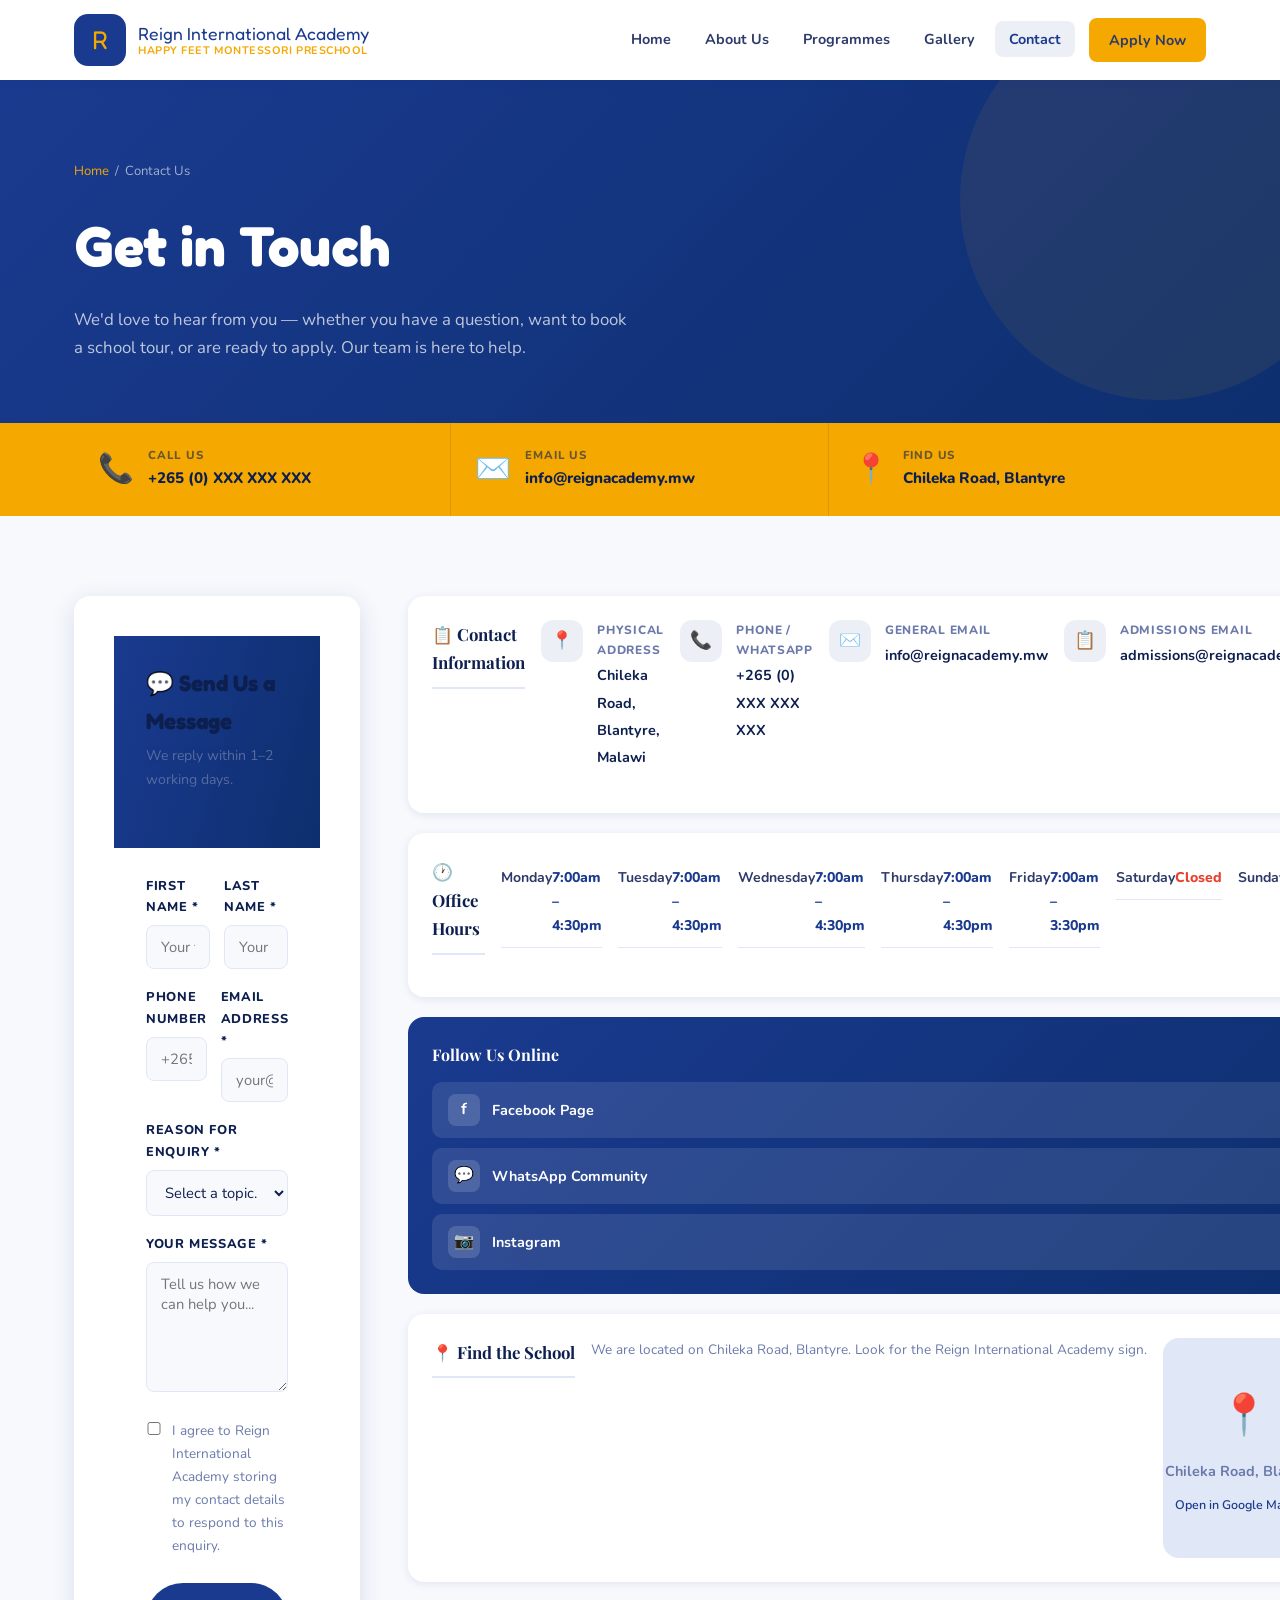
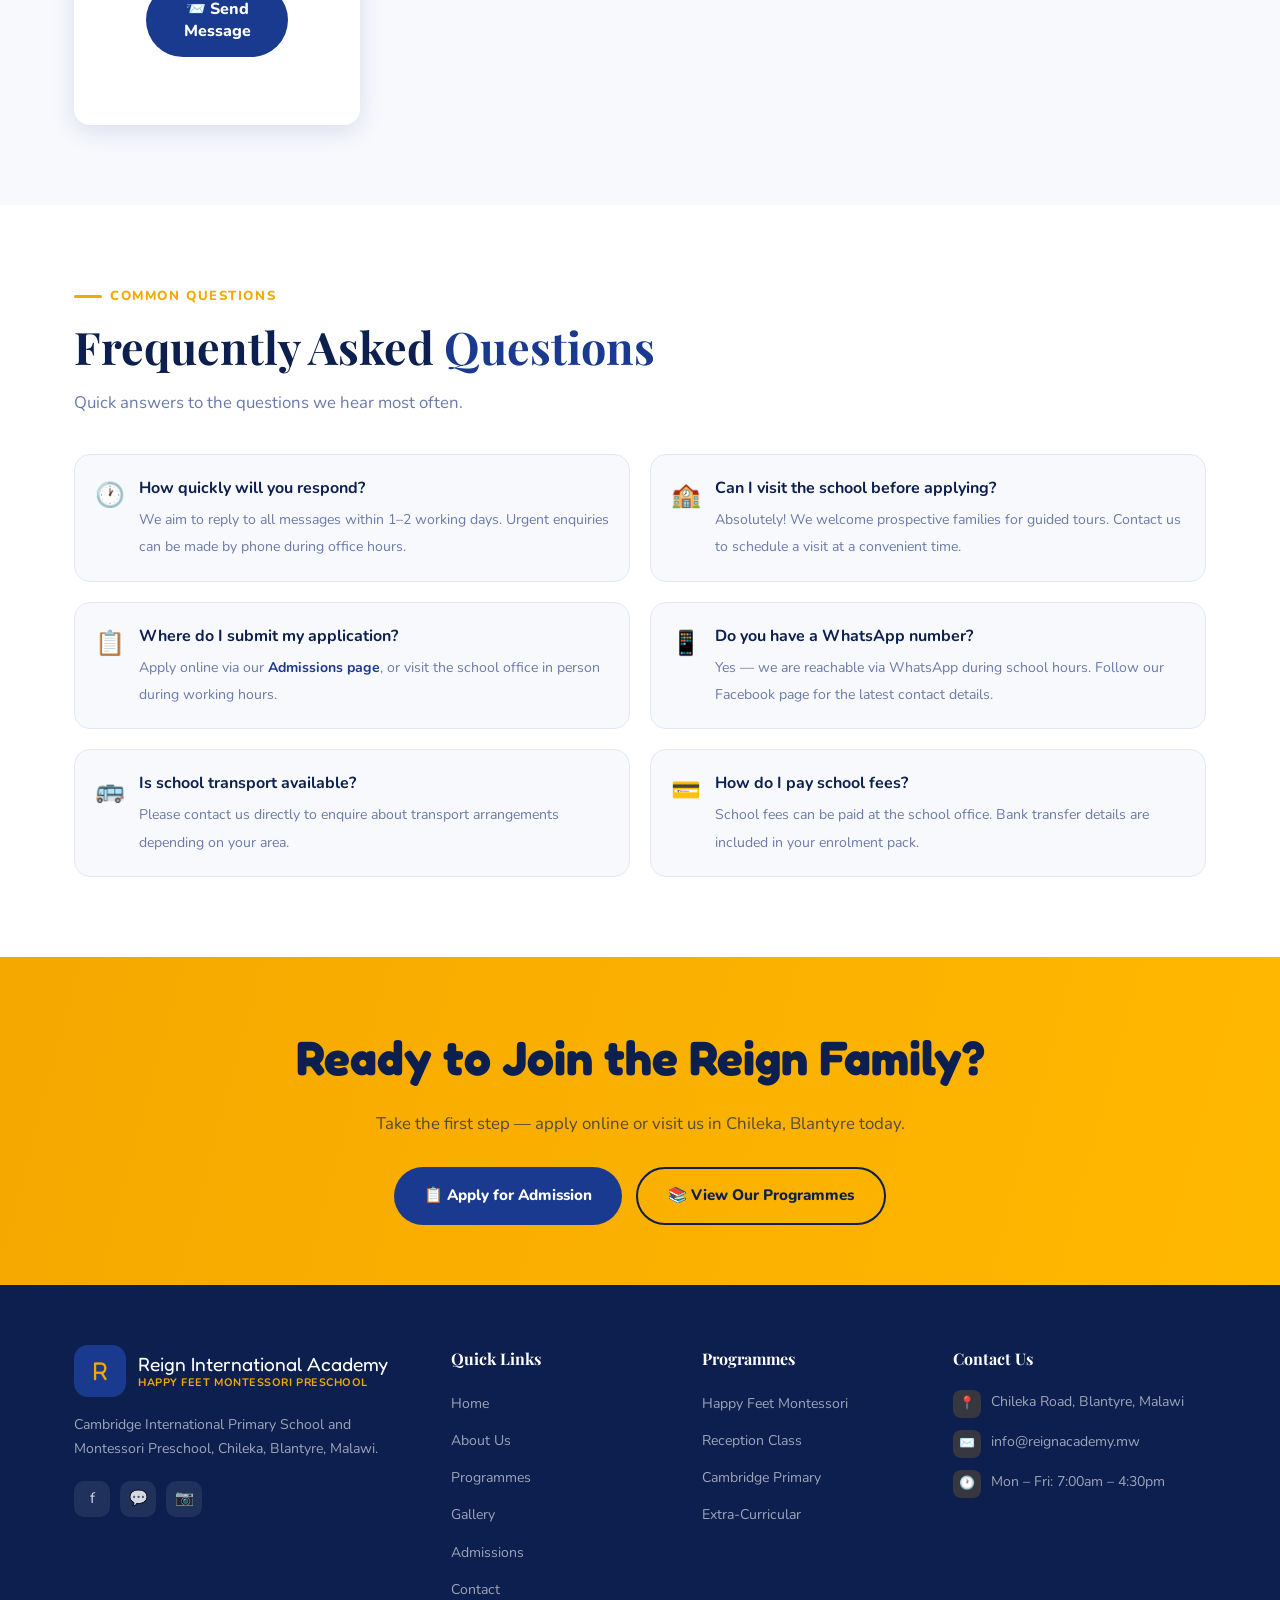
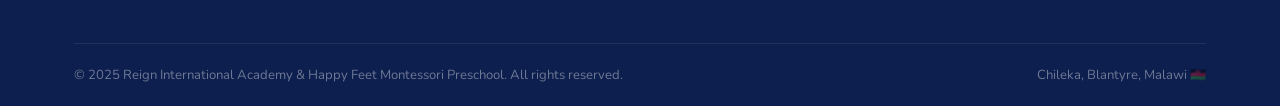
<file: contact.html>
<!DOCTYPE html>
<html lang="en">
<head>
  <meta charset="UTF-8" />
  <meta name="viewport" content="width=device-width, initial-scale=1.0" />
  <title>Contact Us | Reign International Academy & Happy Feet Montessori Preschool</title>
  <meta name="description" content="Get in touch with Reign International Academy and Happy Feet Montessori Preschool in Chileka, Blantyre, Malawi." />
  <link rel="stylesheet" href="styles.css" />
</head>
<body>

  <!-- NAVBAR -->
  <nav class="navbar">
    <div class="navbar-inner">
      <a href="index.html" class="logo-wrap">
        <div class="logo-icon">R</div>
        <div class="logo-text">
          <span class="logo-name">Reign International Academy</span>
          <span class="logo-sub">Happy Feet Montessori Preschool</span>
        </div>
      </a>
      <ul class="nav-links" id="navLinks">
        <li><a href="index.html">Home</a></li>
        <li><a href="about.html">About Us</a></li>
        <li><a href="programmes.html">Programmes</a></li>
        <li><a href="gallery.html">Gallery</a></li>
        <li><a href="contact.html" class="active">Contact</a></li>
        <li><a href="admissions.html" class="btn btn-primary" style="padding:10px 20px;">Apply Now</a></li>
      </ul>
      <button class="hamburger" id="hamburger" aria-label="Toggle menu">
        <span></span><span></span><span></span>
      </button>
    </div>
  </nav>

  <!-- PAGE HERO -->
  <section class="page-hero">
    <div class="container">
      <div class="page-hero-breadcrumb">
        <a href="index.html">Home</a> &nbsp;/&nbsp; Contact Us
      </div>
      <h1 class="page-hero-title">Get in Touch</h1>
      <p class="page-hero-sub">We'd love to hear from you — whether you have a question, want to book a school tour, or are ready to apply. Our team is here to help.</p>
    </div>
  </section>

  <!-- QUICK STRIP -->
  <section style="background: var(--gold); padding: 0;">
    <div class="container">
      <div style="display:grid; grid-template-columns:repeat(3,1fr); gap:0;">
        <div style="padding:22px 24px; display:flex; gap:14px; align-items:center; border-right:1px solid rgba(13,31,78,0.12);">
          <div style="font-size:1.8rem;">📞</div>
          <div>
            <div style="font-size:0.72rem; font-weight:800; text-transform:uppercase; letter-spacing:0.07em; color:rgba(13,31,78,0.60);">Call Us</div>
            <div style="font-weight:800; color:var(--dark); font-size:0.95rem;">+265 (0) XXX XXX XXX</div>
          </div>
        </div>
        <div style="padding:22px 24px; display:flex; gap:14px; align-items:center; border-right:1px solid rgba(13,31,78,0.12);">
          <div style="font-size:1.8rem;">✉️</div>
          <div>
            <div style="font-size:0.72rem; font-weight:800; text-transform:uppercase; letter-spacing:0.07em; color:rgba(13,31,78,0.60);">Email Us</div>
            <div style="font-weight:800; color:var(--dark); font-size:0.95rem;">info@reignacademy.mw</div>
          </div>
        </div>
        <div style="padding:22px 24px; display:flex; gap:14px; align-items:center;">
          <div style="font-size:1.8rem;">📍</div>
          <div>
            <div style="font-size:0.72rem; font-weight:800; text-transform:uppercase; letter-spacing:0.07em; color:rgba(13,31,78,0.60);">Find Us</div>
            <div style="font-weight:800; color:var(--dark); font-size:0.95rem;">Chileka Road, Blantyre</div>
          </div>
        </div>
      </div>
    </div>
  </section>

  <!-- CONTACT FORM + SIDEBAR -->
  <section class="section-pad" style="background: var(--off-white);">
    <div class="container">
      <div class="contact-grid">

        <!-- Form -->
        <div>
          <div class="contact-form-card" id="contactFormCard">
            <div class="contact-form-header">
              <h3>💬 Send Us a Message</h3>
              <p>We reply within 1–2 working days.</p>
            </div>
            <div class="contact-form-body">
              <div class="contact-form-row">
                <div class="contact-form-group">
                  <label>First Name *</label>
                  <input type="text" id="cFirst" placeholder="Your first name" />
                </div>
                <div class="contact-form-group">
                  <label>Last Name *</label>
                  <input type="text" id="cLast" placeholder="Your last name" />
                </div>
              </div>
              <div class="contact-form-row">
                <div class="contact-form-group">
                  <label>Phone Number</label>
                  <input type="tel" placeholder="+265 ..." />
                </div>
                <div class="contact-form-group">
                  <label>Email Address *</label>
                  <input type="email" id="cEmail" placeholder="your@email.com" />
                </div>
              </div>
              <div class="contact-form-group">
                <label>Reason for Enquiry *</label>
                <select id="cSubject">
                  <option value="">Select a topic...</option>
                  <option>General Enquiry</option>
                  <option>Admissions &amp; Enrolment</option>
                  <option>School Fees &amp; Payments</option>
                  <option>Book a School Tour</option>
                  <option>Programmes &amp; Curriculum</option>
                  <option>Feedback or Complaint</option>
                  <option>Partnership / Community</option>
                  <option>Media &amp; Press</option>
                  <option>Other</option>
                </select>
              </div>
              <div class="contact-form-group">
                <label>Your Message *</label>
                <textarea id="cMessage" placeholder="Tell us how we can help you..."></textarea>
              </div>
              <div style="display:flex; gap:10px; align-items:flex-start; margin-bottom:20px; font-size:0.85rem; color:var(--text-light);">
                <input type="checkbox" id="cConsent" style="margin-top:3px; width:16px; flex-shrink:0;" />
                <label for="cConsent">I agree to Reign International Academy storing my contact details to respond to this enquiry.</label>
              </div>
              <button class="contact-submit-btn" onclick="sendMessage()">📨 Send Message</button>
            </div>
          </div>

          <div class="contact-success" id="contactSuccess">
            <div class="big-icon">✅</div>
            <h3>Message Sent!</h3>
            <p>Thank you for reaching out. A member of our team will get back to you within <strong>1–2 working days</strong>.</p>
            <br/>
            <button class="btn btn-blue" onclick="resetForm()" style="margin-top:8px;">Send Another Message</button>
          </div>
        </div>

        <!-- Sidebar -->
        <div class="contact-sidebar">

          <div class="contact-info-card">
            <h4>📋 Contact Information</h4>
            <div class="contact-detail">
              <div class="contact-detail-icon">📍</div>
              <div>
                <span class="contact-detail-label">Physical Address</span>
                <span class="contact-detail-val">Chileka Road, Blantyre, Malawi</span>
              </div>
            </div>
            <div class="contact-detail">
              <div class="contact-detail-icon">📞</div>
              <div>
                <span class="contact-detail-label">Phone / WhatsApp</span>
                <span class="contact-detail-val">+265 (0) XXX XXX XXX</span>
              </div>
            </div>
            <div class="contact-detail">
              <div class="contact-detail-icon">✉️</div>
              <div>
                <span class="contact-detail-label">General Email</span>
                <span class="contact-detail-val">info@reignacademy.mw</span>
              </div>
            </div>
            <div class="contact-detail">
              <div class="contact-detail-icon">📋</div>
              <div>
                <span class="contact-detail-label">Admissions Email</span>
                <span class="contact-detail-val">admissions@reignacademy.mw</span>
              </div>
            </div>
          </div>

          <div class="contact-info-card">
            <h4>🕐 Office Hours</h4>
            <div class="hours-row"><span class="hours-day">Monday</span><span class="hours-time">7:00am – 4:30pm</span></div>
            <div class="hours-row"><span class="hours-day">Tuesday</span><span class="hours-time">7:00am – 4:30pm</span></div>
            <div class="hours-row"><span class="hours-day">Wednesday</span><span class="hours-time">7:00am – 4:30pm</span></div>
            <div class="hours-row"><span class="hours-day">Thursday</span><span class="hours-time">7:00am – 4:30pm</span></div>
            <div class="hours-row"><span class="hours-day">Friday</span><span class="hours-time">7:00am – 3:30pm</span></div>
            <div class="hours-row"><span class="hours-day">Saturday</span><span class="hours-closed">Closed</span></div>
            <div class="hours-row"><span class="hours-day">Sunday</span><span class="hours-closed">Closed</span></div>
          </div>

          <div class="social-card">
            <h4>Follow Us Online</h4>
            <div class="social-links-big">
              <a href="https://www.facebook.com/p/Reign-International-Academy-and-Happy-Feet-Montessori-Preschool-100076563277076/" target="_blank" class="social-link-big">
                <div class="social-link-icon" style="background:rgba(255,255,255,0.15);">f</div>
                Facebook Page
              </a>
              <a href="#" class="social-link-big">
                <div class="social-link-icon" style="background:rgba(255,255,255,0.15);">💬</div>
                WhatsApp Community
              </a>
              <a href="#" class="social-link-big">
                <div class="social-link-icon" style="background:rgba(255,255,255,0.15);">📷</div>
                Instagram
              </a>
            </div>
          </div>

          <div class="contact-info-card">
            <h4>📍 Find the School</h4>
            <p style="font-size:0.85rem; color:var(--text-light); margin-bottom:14px;">We are located on Chileka Road, Blantyre. Look for the Reign International Academy sign.</p>
            <a href="https://maps.google.com/?q=Chileka+Road+Blantyre+Malawi" target="_blank" style="text-decoration:none; display:block;">
              <div class="map-placeholder">
                <div class="map-pin">📍</div>
                <span>Chileka Road, Blantyre</span>
                <span style="font-size:0.78rem; font-weight:600; color:var(--royal-blue);">Open in Google Maps →</span>
              </div>
            </a>
          </div>

        </div>
      </div>
    </div>
  </section>

  <!-- QUICK FAQ -->
  <section class="section-pad" style="background: var(--white);">
    <div class="container">
      <p class="section-label">Common Questions</p>
      <h2 class="section-title">Frequently Asked <span>Questions</span></h2>
      <p class="section-sub" style="margin-bottom:36px;">Quick answers to the questions we hear most often.</p>

      <div style="display:grid; grid-template-columns:1fr 1fr; gap:20px;">
        <div style="display:flex; gap:14px; background:var(--off-white); border-radius:var(--radius); padding:20px; border:1.5px solid var(--border);">
          <div style="font-size:1.5rem; flex-shrink:0;">🕐</div>
          <div>
            <strong style="display:block; color:var(--dark); margin-bottom:4px;">How quickly will you respond?</strong>
            <span style="font-size:0.88rem; color:var(--text-light);">We aim to reply to all messages within 1–2 working days. Urgent enquiries can be made by phone during office hours.</span>
          </div>
        </div>
        <div style="display:flex; gap:14px; background:var(--off-white); border-radius:var(--radius); padding:20px; border:1.5px solid var(--border);">
          <div style="font-size:1.5rem; flex-shrink:0;">🏫</div>
          <div>
            <strong style="display:block; color:var(--dark); margin-bottom:4px;">Can I visit the school before applying?</strong>
            <span style="font-size:0.88rem; color:var(--text-light);">Absolutely! We welcome prospective families for guided tours. Contact us to schedule a visit at a convenient time.</span>
          </div>
        </div>
        <div style="display:flex; gap:14px; background:var(--off-white); border-radius:var(--radius); padding:20px; border:1.5px solid var(--border);">
          <div style="font-size:1.5rem; flex-shrink:0;">📋</div>
          <div>
            <strong style="display:block; color:var(--dark); margin-bottom:4px;">Where do I submit my application?</strong>
            <span style="font-size:0.88rem; color:var(--text-light);">Apply online via our <a href="admissions.html" style="color:var(--royal-blue); font-weight:700;">Admissions page</a>, or visit the school office in person during working hours.</span>
          </div>
        </div>
        <div style="display:flex; gap:14px; background:var(--off-white); border-radius:var(--radius); padding:20px; border:1.5px solid var(--border);">
          <div style="font-size:1.5rem; flex-shrink:0;">📱</div>
          <div>
            <strong style="display:block; color:var(--dark); margin-bottom:4px;">Do you have a WhatsApp number?</strong>
            <span style="font-size:0.88rem; color:var(--text-light);">Yes — we are reachable via WhatsApp during school hours. Follow our Facebook page for the latest contact details.</span>
          </div>
        </div>
        <div style="display:flex; gap:14px; background:var(--off-white); border-radius:var(--radius); padding:20px; border:1.5px solid var(--border);">
          <div style="font-size:1.5rem; flex-shrink:0;">🚌</div>
          <div>
            <strong style="display:block; color:var(--dark); margin-bottom:4px;">Is school transport available?</strong>
            <span style="font-size:0.88rem; color:var(--text-light);">Please contact us directly to enquire about transport arrangements depending on your area.</span>
          </div>
        </div>
        <div style="display:flex; gap:14px; background:var(--off-white); border-radius:var(--radius); padding:20px; border:1.5px solid var(--border);">
          <div style="font-size:1.5rem; flex-shrink:0;">💳</div>
          <div>
            <strong style="display:block; color:var(--dark); margin-bottom:4px;">How do I pay school fees?</strong>
            <span style="font-size:0.88rem; color:var(--text-light);">School fees can be paid at the school office. Bank transfer details are included in your enrolment pack.</span>
          </div>
        </div>
      </div>
    </div>
  </section>

  <!-- CTA -->
  <section class="cta-band">
    <div class="container">
      <h2>Ready to Join the Reign Family?</h2>
      <p>Take the first step — apply online or visit us in Chileka, Blantyre today.</p>
      <div class="cta-btns">
        <a href="admissions.html" class="btn btn-blue">📋 Apply for Admission</a>
        <a href="programmes.html" class="btn" style="background:transparent;border:2px solid var(--dark);color:var(--dark);">📚 View Our Programmes</a>
      </div>
    </div>
  </section>

  <!-- FOOTER -->
  <footer>
    <div class="container">
      <div class="footer-grid">
        <div class="footer-about">
          <a href="index.html" class="logo-wrap" style="margin-bottom:16px;display:flex;">
            <div class="logo-icon">R</div>
            <div class="logo-text">
              <span class="logo-name">Reign International Academy</span>
              <span class="logo-sub">Happy Feet Montessori Preschool</span>
            </div>
          </a>
          <p>Cambridge International Primary School and Montessori Preschool, Chileka, Blantyre, Malawi.</p>
          <div class="social-links">
            <a href="https://www.facebook.com/p/Reign-International-Academy-and-Happy-Feet-Montessori-Preschool-100076563277076/" target="_blank" class="social-btn">f</a>
            <a href="#" class="social-btn">💬</a>
            <a href="#" class="social-btn">📷</a>
          </div>
        </div>
        <div class="footer-col">
          <h4>Quick Links</h4>
          <ul class="footer-links">
            <li><a href="index.html">Home</a></li>
            <li><a href="about.html">About Us</a></li>
            <li><a href="programmes.html">Programmes</a></li>
            <li><a href="gallery.html">Gallery</a></li>
            <li><a href="admissions.html">Admissions</a></li>
            <li><a href="contact.html">Contact</a></li>
          </ul>
        </div>
        <div class="footer-col">
          <h4>Programmes</h4>
          <ul class="footer-links">
            <li><a href="programmes.html#montessori">Happy Feet Montessori</a></li>
            <li><a href="programmes.html#reception">Reception Class</a></li>
            <li><a href="programmes.html#primary">Cambridge Primary</a></li>
            <li><a href="programmes.html#extracurricular">Extra-Curricular</a></li>
          </ul>
        </div>
        <div class="footer-col">
          <h4>Contact Us</h4>
          <div class="footer-contact-item">
            <div class="footer-contact-icon">📍</div>
            <span>Chileka Road, Blantyre, Malawi</span>
          </div>
          <div class="footer-contact-item">
            <div class="footer-contact-icon">✉️</div>
            <span>info@reignacademy.mw</span>
          </div>
          <div class="footer-contact-item">
            <div class="footer-contact-icon">🕐</div>
            <span>Mon – Fri: 7:00am – 4:30pm</span>
          </div>
        </div>
      </div>
      <div class="footer-bottom">
        <span>© 2025 Reign International Academy & Happy Feet Montessori Preschool. All rights reserved.</span>
        <span>Chileka, Blantyre, Malawi 🇲🇼</span>
      </div>
    </div>
  </footer>

  <script>
    const hamburger = document.getElementById('hamburger');
    const navLinks  = document.getElementById('navLinks');
    hamburger.addEventListener('click', () => navLinks.classList.toggle('open'));

    function sendMessage() {
      const first   = document.getElementById('cFirst').value.trim();
      const last    = document.getElementById('cLast').value.trim();
      const email   = document.getElementById('cEmail').value.trim();
      const subject = document.getElementById('cSubject').value;
      const message = document.getElementById('cMessage').value.trim();
      const consent = document.getElementById('cConsent').checked;
      if (!first || !last || !email || !subject || !message) {
        alert('Please fill in all required fields (*).');
        return;
      }
      if (!consent) {
        alert('Please tick the consent checkbox before sending.');
        return;
      }
      document.getElementById('contactFormCard').style.display = 'none';
      document.getElementById('contactSuccess').classList.add('show');
      window.scrollTo({ top: document.getElementById('contactSuccess').offsetTop - 140, behavior: 'smooth' });
    }

    function resetForm() {
      document.getElementById('contactFormCard').style.display = 'block';
      document.getElementById('contactSuccess').classList.remove('show');
      ['cFirst','cLast','cEmail','cMessage'].forEach(id => document.getElementById(id).value = '');
      document.getElementById('cSubject').value = '';
      document.getElementById('cConsent').checked = false;
    }
  </script>

</body>
</html>
</file>
<file: styles.css>
/* ============================================================
   Reign International Academy & Happy Feet Montessori Preschool
   Main Stylesheet
   ============================================================ */

@import url('https://fonts.googleapis.com/css2?family=Fredoka+One&family=Nunito:wght@400;600;700;800&family=Playfair+Display:wght@700;800&display=swap');

/* ── CSS Variables ── */
:root {
  --royal-blue:   #1A3A8F;
  --sky-blue:     #2F7FC1;
  --gold:         #F5A800;
  --gold-light:   #FFD166;
  --green:        #2EAA5E;
  --green-light:  #5DC98A;
  --red-accent:   #E8402A;
  --white:        #FFFFFF;
  --off-white:    #F8F9FD;
  --dark:         #0D1F4E;
  --text:         #2D3B6B;
  --text-light:   #6B7AAA;
  --border:       #E0E8F8;

  --font-display: 'Fredoka One', cursive;
  --font-heading: 'Playfair Display', serif;
  --font-body:    'Nunito', sans-serif;

  --shadow-sm:  0 2px 8px rgba(26,58,143,0.10);
  --shadow-md:  0 6px 24px rgba(26,58,143,0.14);
  --shadow-lg:  0 16px 48px rgba(26,58,143,0.18);
  --radius:     16px;
  --radius-sm:  8px;
}

/* ── Reset & Base ── */
*, *::before, *::after { box-sizing: border-box; margin: 0; padding: 0; }

html { scroll-behavior: smooth; }

body {
  font-family: var(--font-body);
  color: var(--text);
  background: var(--off-white);
  line-height: 1.7;
  overflow-x: hidden;
}

img { max-width: 100%; display: block; }
a  { text-decoration: none; color: inherit; }
ul { list-style: none; }

/* ── Utility ── */
.container { max-width: 1180px; margin: 0 auto; padding: 0 24px; }
.section-pad { padding: 80px 0; }
.section-pad-sm { padding: 48px 0; }

.btn {
  display: inline-flex;
  align-items: center;
  gap: 8px;
  padding: 14px 30px;
  border-radius: 50px;
  font-family: var(--font-body);
  font-weight: 800;
  font-size: 0.95rem;
  cursor: pointer;
  border: none;
  transition: transform 0.2s, box-shadow 0.2s;
}
.btn:hover { transform: translateY(-2px); box-shadow: var(--shadow-md); }

.btn-primary {
  background: var(--gold);
  color: var(--dark);
}
.btn-secondary {
  background: transparent;
  color: var(--white);
  border: 2px solid var(--white);
}
.btn-blue {
  background: var(--royal-blue);
  color: var(--white);
}
.btn-green {
  background: var(--green);
  color: var(--white);
}

.tag {
  display: inline-block;
  padding: 4px 14px;
  border-radius: 50px;
  font-size: 0.78rem;
  font-weight: 800;
  letter-spacing: 0.06em;
  text-transform: uppercase;
}
.tag-gold  { background: var(--gold-light); color: var(--dark); }
.tag-blue  { background: rgba(26,58,143,0.12); color: var(--royal-blue); }
.tag-green { background: rgba(46,170,94,0.14); color: var(--green); }

.section-label {
  font-size: 0.82rem;
  font-weight: 800;
  letter-spacing: 0.12em;
  text-transform: uppercase;
  color: var(--gold);
  margin-bottom: 12px;
  display: flex;
  align-items: center;
  gap: 8px;
}
.section-label::before {
  content: '';
  display: inline-block;
  width: 28px; height: 3px;
  background: var(--gold);
  border-radius: 2px;
}

.section-title {
  font-family: var(--font-heading);
  font-size: clamp(1.8rem, 3.5vw, 2.8rem);
  color: var(--dark);
  line-height: 1.2;
  margin-bottom: 16px;
}
.section-title span { color: var(--royal-blue); }

.section-sub {
  font-size: 1.05rem;
  color: var(--text-light);
  max-width: 560px;
  margin-bottom: 40px;
}

/* ── HEADER / NAVBAR ── */
.navbar {
  position: fixed;
  top: 0; left: 0; right: 0;
  z-index: 1000;
  background: var(--white);
  box-shadow: var(--shadow-sm);
  transition: background 0.3s;
}

.navbar-inner {
  display: flex;
  align-items: center;
  justify-content: space-between;
  padding: 14px 24px;
  max-width: 1180px;
  margin: 0 auto;
}

.logo-wrap {
  display: flex;
  align-items: center;
  gap: 12px;
}
.logo-icon {
  width: 52px; height: 52px;
  background: var(--royal-blue);
  border-radius: 14px;
  display: flex;
  align-items: center;
  justify-content: center;
  font-family: var(--font-display);
  font-size: 1.6rem;
  color: var(--gold);
  flex-shrink: 0;
}
.logo-text { display: flex; flex-direction: column; line-height: 1.2; }
.logo-name {
  font-family: var(--font-display);
  font-size: 1.1rem;
  color: var(--royal-blue);
}
.logo-sub {
  font-size: 0.68rem;
  font-weight: 700;
  color: var(--gold);
  text-transform: uppercase;
  letter-spacing: 0.05em;
}

.nav-links {
  display: flex;
  align-items: center;
  gap: 6px;
}
.nav-links a {
  padding: 8px 14px;
  border-radius: 8px;
  font-weight: 700;
  font-size: 0.9rem;
  color: var(--text);
  transition: background 0.2s, color 0.2s;
}
.nav-links a:hover,
.nav-links a.active {
  background: rgba(26,58,143,0.08);
  color: var(--royal-blue);
}
.nav-links .btn { margin-left: 8px; }

.hamburger {
  display: none;
  flex-direction: column;
  gap: 5px;
  background: none;
  border: none;
  cursor: pointer;
  padding: 4px;
}
.hamburger span {
  display: block;
  width: 26px; height: 3px;
  background: var(--royal-blue);
  border-radius: 2px;
  transition: 0.3s;
}

/* ── HERO CAROUSEL ── */
.hero {
  margin-top: 80px;
  position: relative;
  height: calc(100vh - 80px);
  min-height: 520px;
  overflow: hidden;
}

.carousel {
  position: relative;
  width: 100%; height: 100%;
}

.slide {
  position: absolute;
  inset: 0;
  opacity: 0;
  transition: opacity 0.9s ease;
  display: flex;
  align-items: center;
}
.slide.active { opacity: 1; z-index: 1; }

.slide-bg {
  position: absolute;
  inset: 0;
  background-size: cover;
  background-position: center;
  transform: scale(1.04);
  transition: transform 6s ease;
}
.slide.active .slide-bg { transform: scale(1); }

.slide-overlay {
  position: absolute;
  inset: 0;
  background: linear-gradient(105deg, rgba(13,31,78,0.80) 0%, rgba(26,58,143,0.45) 55%, transparent 100%);
}

.slide-content {
  position: relative;
  z-index: 2;
  max-width: 1180px;
  margin: 0 auto;
  padding: 0 24px;
  color: var(--white);
}

.slide-tag {
  display: inline-block;
  background: var(--gold);
  color: var(--dark);
  font-size: 0.78rem;
  font-weight: 800;
  letter-spacing: 0.1em;
  text-transform: uppercase;
  padding: 5px 16px;
  border-radius: 50px;
  margin-bottom: 18px;
  opacity: 0;
  transform: translateY(20px);
  transition: opacity 0.5s 0.3s, transform 0.5s 0.3s;
}
.slide.active .slide-tag { opacity: 1; transform: none; }

.slide-title {
  font-family: var(--font-display);
  font-size: clamp(2.2rem, 5.5vw, 4rem);
  line-height: 1.15;
  margin-bottom: 18px;
  max-width: 640px;
  opacity: 0;
  transform: translateY(24px);
  transition: opacity 0.5s 0.5s, transform 0.5s 0.5s;
}
.slide.active .slide-title { opacity: 1; transform: none; }

.slide-desc {
  font-size: 1.1rem;
  opacity: 0.88;
  max-width: 500px;
  margin-bottom: 28px;
  opacity: 0;
  transform: translateY(24px);
  transition: opacity 0.5s 0.7s, transform 0.5s 0.7s;
}
.slide.active .slide-desc { opacity: 0.88; transform: none; }

.slide-btns {
  display: flex;
  gap: 14px;
  flex-wrap: wrap;
  opacity: 0;
  transform: translateY(24px);
  transition: opacity 0.5s 0.9s, transform 0.5s 0.9s;
}
.slide.active .slide-btns { opacity: 1; transform: none; }

/* Carousel Controls */
.carousel-dots {
  position: absolute;
  bottom: 28px;
  left: 50%;
  transform: translateX(-50%);
  z-index: 10;
  display: flex;
  gap: 10px;
}
.dot {
  width: 10px; height: 10px;
  border-radius: 50%;
  background: rgba(255,255,255,0.45);
  cursor: pointer;
  border: none;
  transition: background 0.3s, transform 0.3s;
}
.dot.active {
  background: var(--gold);
  transform: scale(1.3);
}

.carousel-arrow {
  position: absolute;
  top: 50%; transform: translateY(-50%);
  z-index: 10;
  width: 48px; height: 48px;
  border-radius: 50%;
  background: rgba(255,255,255,0.18);
  backdrop-filter: blur(6px);
  border: 1.5px solid rgba(255,255,255,0.35);
  color: var(--white);
  font-size: 1.3rem;
  cursor: pointer;
  display: flex;
  align-items: center;
  justify-content: center;
  transition: background 0.2s;
}
.carousel-arrow:hover { background: rgba(255,255,255,0.30); }
.carousel-arrow.prev { left: 20px; }
.carousel-arrow.next { right: 20px; }

/* ── QUICK STATS ── */
.stats-band {
  background: var(--royal-blue);
  padding: 24px 0;
}
.stats-grid {
  display: grid;
  grid-template-columns: repeat(4, 1fr);
  gap: 0;
}
.stat-item {
  text-align: center;
  color: var(--white);
  padding: 16px;
  border-right: 1px solid rgba(255,255,255,0.14);
}
.stat-item:last-child { border-right: none; }
.stat-num {
  font-family: var(--font-display);
  font-size: 2.2rem;
  color: var(--gold);
  display: block;
}
.stat-label { font-size: 0.85rem; opacity: 0.82; font-weight: 600; }

/* ── WELCOME / ABOUT ── */
.welcome-grid {
  display: grid;
  grid-template-columns: 1fr 1fr;
  gap: 60px;
  align-items: center;
}
.welcome-img-wrap {
  position: relative;
}
.welcome-img-main {
  border-radius: 24px;
  width: 100%;
  height: 420px;
  object-fit: cover;
  box-shadow: var(--shadow-lg);
}
.welcome-badge {
  position: absolute;
  bottom: -20px; right: -20px;
  background: var(--gold);
  border-radius: 18px;
  padding: 18px 22px;
  box-shadow: var(--shadow-md);
  text-align: center;
  font-family: var(--font-display);
}
.welcome-badge .num {
  font-size: 2rem;
  color: var(--dark);
  display: block;
  line-height: 1;
}
.welcome-badge .lbl {
  font-size: 0.75rem;
  font-weight: 700;
  color: var(--dark);
  text-transform: uppercase;
  letter-spacing: 0.05em;
}
.welcome-check-list { display: flex; flex-direction: column; gap: 12px; margin-bottom: 28px; }
.check-item {
  display: flex;
  align-items: flex-start;
  gap: 12px;
  font-size: 0.95rem;
  font-weight: 600;
  color: var(--text);
}
.check-icon {
  width: 24px; height: 24px;
  border-radius: 50%;
  background: var(--green);
  color: var(--white);
  display: flex;
  align-items: center;
  justify-content: center;
  font-size: 0.75rem;
  flex-shrink: 0;
  margin-top: 2px;
}

/* ── PROGRAMMES ── */
.programmes { background: var(--white); }
.prog-grid {
  display: grid;
  grid-template-columns: repeat(3, 1fr);
  gap: 28px;
}
.prog-card {
  border-radius: var(--radius);
  overflow: hidden;
  box-shadow: var(--shadow-sm);
  transition: transform 0.3s, box-shadow 0.3s;
  background: var(--white);
  border: 1.5px solid var(--border);
}
.prog-card:hover {
  transform: translateY(-6px);
  box-shadow: var(--shadow-lg);
}
.prog-img {
  width: 100%;
  height: 200px;
  object-fit: cover;
}
.prog-body { padding: 24px; }
.prog-icon {
  width: 48px; height: 48px;
  border-radius: 14px;
  display: flex;
  align-items: center;
  justify-content: center;
  font-size: 1.5rem;
  margin-bottom: 14px;
}
.prog-icon.blue  { background: rgba(26,58,143,0.10); }
.prog-icon.gold  { background: rgba(245,168,0,0.14); }
.prog-icon.green { background: rgba(46,170,94,0.12); }

.prog-title {
  font-family: var(--font-heading);
  font-size: 1.2rem;
  font-weight: 700;
  color: var(--dark);
  margin-bottom: 8px;
}
.prog-desc { font-size: 0.9rem; color: var(--text-light); margin-bottom: 16px; }
.prog-ages {
  font-size: 0.8rem;
  font-weight: 800;
  color: var(--royal-blue);
  background: rgba(26,58,143,0.07);
  padding: 5px 12px;
  border-radius: 50px;
  display: inline-block;
}

/* ── WHY US ── */
.why { background: linear-gradient(135deg, var(--royal-blue) 0%, #0D2F6E 100%); color: var(--white); }
.why .section-title { color: var(--white); }
.why .section-title span { color: var(--gold); }
.why .section-label { color: var(--gold-light); }
.why .section-label::before { background: var(--gold-light); }
.why .section-sub { color: rgba(255,255,255,0.70); }

.why-grid {
  display: grid;
  grid-template-columns: repeat(3, 1fr);
  gap: 24px;
  margin-top: 48px;
}
.why-card {
  background: rgba(255,255,255,0.07);
  border: 1px solid rgba(255,255,255,0.12);
  border-radius: var(--radius);
  padding: 28px 24px;
  transition: background 0.3s;
}
.why-card:hover { background: rgba(255,255,255,0.13); }
.why-num {
  font-family: var(--font-display);
  font-size: 3rem;
  color: var(--gold);
  opacity: 0.25;
  line-height: 1;
  margin-bottom: -10px;
}
.why-icon { font-size: 2rem; margin-bottom: 14px; }
.why-icon img { width: 2rem; height: 2rem; display: block; object-fit: contain; }
.why-title {
  font-family: var(--font-heading);
  font-size: 1.1rem;
  font-weight: 700;
  color: var(--white);
  margin-bottom: 8px;
}
.why-text { font-size: 0.88rem; color: rgba(255,255,255,0.68); line-height: 1.6; }

/* ── GALLERY ── */
.gallery-grid {
  display: grid;
  grid-template-columns: repeat(4, 1fr);
  grid-template-rows: auto auto;
  gap: 14px;
}
.gallery-item {
  border-radius: 14px;
  overflow: hidden;
  position: relative;
  cursor: pointer;
}
.gallery-item img {
  width: 100%;
  height: 100%;
  object-fit: cover;
  transition: transform 0.4s;
}
.gallery-item:hover img { transform: scale(1.06); }
.gallery-item.tall { grid-row: span 2; }
.gallery-item.wide { grid-column: span 2; }
.gallery-item { height: 200px; }
.gallery-item.tall { height: auto; }
.gallery-overlay {
  position: absolute;
  inset: 0;
  background: linear-gradient(180deg, transparent 50%, rgba(13,31,78,0.65) 100%);
  opacity: 0;
  transition: opacity 0.3s;
  display: flex;
  align-items: flex-end;
  padding: 16px;
  color: var(--white);
  font-weight: 700;
  font-size: 0.85rem;
}
.gallery-item:hover .gallery-overlay { opacity: 1; }

/* ── TESTIMONIALS ── */
.testimonials { background: var(--off-white); }
.testi-grid {
  display: grid;
  grid-template-columns: repeat(3, 1fr);
  gap: 24px;
}
.testi-card {
  background: var(--white);
  border-radius: var(--radius);
  padding: 28px;
  box-shadow: var(--shadow-sm);
  border-top: 4px solid var(--gold);
}
.testi-stars { color: var(--gold); font-size: 1rem; margin-bottom: 14px; letter-spacing: 2px; }
.testi-text { font-size: 0.95rem; color: var(--text); line-height: 1.7; margin-bottom: 20px; font-style: italic; }
.testi-author { display: flex; align-items: center; gap: 12px; }
.testi-avatar {
  width: 44px; height: 44px;
  border-radius: 50%;
  background: var(--royal-blue);
  color: var(--white);
  font-family: var(--font-display);
  font-size: 1.1rem;
  display: flex;
  align-items: center;
  justify-content: center;
  flex-shrink: 0;
}
.testi-name { font-weight: 800; font-size: 0.9rem; color: var(--dark); }
.testi-role { font-size: 0.78rem; color: var(--text-light); }

/* ── NEWS ── */
.news { background: var(--white); }
.news-grid {
  display: grid;
  grid-template-columns: repeat(3, 1fr);
  gap: 28px;
}
.news-card {
  border-radius: var(--radius);
  overflow: hidden;
  background: var(--off-white);
  border: 1.5px solid var(--border);
  transition: transform 0.3s, box-shadow 0.3s;
}
.news-card:hover { transform: translateY(-4px); box-shadow: var(--shadow-md); }
.news-img { width: 100%; height: 180px; object-fit: cover; }
.news-body { padding: 20px; }
.news-date { font-size: 0.78rem; color: var(--text-light); margin-bottom: 8px; font-weight: 700; }
.news-title { font-family: var(--font-heading); font-size: 1.05rem; color: var(--dark); margin-bottom: 8px; line-height: 1.4; }
.news-excerpt { font-size: 0.88rem; color: var(--text-light); }

/* ── CTA BAND ── */
.cta-band {
  background: linear-gradient(105deg, var(--gold) 0%, #FFB800 100%);
  padding: 60px 0;
  text-align: center;
}
.cta-band h2 {
  font-family: var(--font-display);
  font-size: clamp(1.8rem, 4vw, 3rem);
  color: var(--dark);
  margin-bottom: 12px;
}
.cta-band p { color: rgba(13,31,78,0.70); margin-bottom: 28px; font-size: 1.05rem; }
.cta-btns { display: flex; gap: 14px; justify-content: center; flex-wrap: wrap; }

/* ── FOOTER ── */
footer {
  background: var(--dark);
  color: rgba(255,255,255,0.82);
  padding: 60px 0 0;
}
.footer-grid {
  display: grid;
  grid-template-columns: 1.6fr 1fr 1fr 1.2fr;
  gap: 40px;
  margin-bottom: 40px;
}
.footer-about .logo-name { color: var(--white); font-size: 1.2rem; }
.footer-about .logo-sub  { color: var(--gold); }
.footer-about p {
  font-size: 0.88rem;
  line-height: 1.7;
  color: rgba(255,255,255,0.60);
  margin: 14px 0 20px;
}
.social-links { display: flex; gap: 10px; }
.social-btn {
  width: 36px; height: 36px;
  border-radius: 10px;
  background: rgba(255,255,255,0.08);
  display: flex;
  align-items: center;
  justify-content: center;
  font-size: 0.95rem;
  transition: background 0.2s;
  cursor: pointer;
}
.social-btn:hover { background: var(--gold); color: var(--dark); }

.footer-col h4 {
  font-family: var(--font-heading);
  color: var(--white);
  margin-bottom: 18px;
  font-size: 1rem;
}
.footer-links { display: flex; flex-direction: column; gap: 10px; }
.footer-links a {
  font-size: 0.88rem;
  color: rgba(255,255,255,0.60);
  transition: color 0.2s;
}
.footer-links a:hover { color: var(--gold); }

.footer-contact-item {
  display: flex;
  gap: 10px;
  align-items: flex-start;
  font-size: 0.88rem;
  color: rgba(255,255,255,0.60);
  margin-bottom: 12px;
}
.footer-contact-icon {
  width: 28px; height: 28px;
  border-radius: 8px;
  background: rgba(245,168,0,0.18);
  color: var(--gold);
  display: flex;
  align-items: center;
  justify-content: center;
  font-size: 0.8rem;
  flex-shrink: 0;
}

.footer-bottom {
  border-top: 1px solid rgba(255,255,255,0.08);
  padding: 20px 0;
  display: flex;
  justify-content: space-between;
  align-items: center;
  font-size: 0.82rem;
  color: rgba(255,255,255,0.40);
}

/* ── ABOUT PAGE ── */
.page-hero {
  margin-top: 80px;
  background: linear-gradient(135deg, var(--royal-blue) 0%, #0D2F6E 100%);
  padding: 80px 0 60px;
  color: var(--white);
  position: relative;
  overflow: hidden;
}
.page-hero::before {
  content: '';
  position: absolute;
  top: -80px; right: -80px;
  width: 400px; height: 400px;
  border-radius: 50%;
  background: rgba(245,168,0,0.07);
}
.page-hero-breadcrumb {
  font-size: 0.82rem;
  color: rgba(255,255,255,0.60);
  margin-bottom: 16px;
}
.page-hero-breadcrumb a { color: var(--gold); }
.page-hero-title {
  font-family: var(--font-display);
  font-size: clamp(2rem, 5vw, 3.5rem);
  margin-bottom: 12px;
}
.page-hero-sub { font-size: 1.05rem; color: rgba(255,255,255,0.72); max-width: 560px; }

.about-mission-grid {
  display: grid;
  grid-template-columns: 1fr 1fr;
  gap: 48px;
  align-items: center;
}
.mission-card {
  background: var(--white);
  border-radius: var(--radius);
  padding: 32px;
  box-shadow: var(--shadow-sm);
  border-left: 5px solid var(--royal-blue);
  margin-bottom: 20px;
}
.mission-card.gold-border { border-left-color: var(--gold); }
.mission-card.green-border { border-left-color: var(--green); }
.mission-card h3 {
  font-family: var(--font-heading);
  font-size: 1.15rem;
  color: var(--dark);
  margin-bottom: 10px;
}
.mission-card p { font-size: 0.92rem; color: var(--text-light); }

.team-grid {
  display: grid;
  grid-template-columns: repeat(4, 1fr);
  gap: 24px;
}
.team-card {
  background: var(--white);
  border-radius: var(--radius);
  overflow: hidden;
  box-shadow: var(--shadow-sm);
  text-align: center;
  transition: transform 0.3s;
}
.team-card:hover { transform: translateY(-4px); }
.team-photo {
  width: 100%;
  height: 180px;
  object-fit: cover;
  background: var(--border);
}
.team-photo-placeholder {
  width: 100%;
  height: 180px;
  background: linear-gradient(135deg, var(--royal-blue), var(--sky-blue));
  display: flex;
  align-items: center;
  justify-content: center;
  font-family: var(--font-display);
  font-size: 3rem;
  color: var(--gold);
}
.team-info { padding: 18px; }
.team-name { font-family: var(--font-heading); font-weight: 700; color: var(--dark); margin-bottom: 4px; }
.team-role { font-size: 0.82rem; color: var(--text-light); }

.values-grid {
  display: grid;
  grid-template-columns: repeat(3, 1fr);
  gap: 24px;
}
.value-card {
  background: var(--white);
  border-radius: var(--radius);
  padding: 28px;
  text-align: center;
  box-shadow: var(--shadow-sm);
}
.value-emoji { font-size: 2.5rem; margin-bottom: 14px; }
.value-title { font-family: var(--font-heading); font-weight: 700; color: var(--dark); margin-bottom: 8px; }
.value-text { font-size: 0.88rem; color: var(--text-light); }

/* ── CMS STYLES ── */
.cms-body {
  font-family: var(--font-body);
  background: #F0F2F8;
  min-height: 100vh;
}
.cms-sidebar {
  width: 260px;
  background: var(--dark);
  min-height: 100vh;
  position: fixed;
  top: 0; left: 0;
  display: flex;
  flex-direction: column;
}
.cms-sidebar-logo {
  padding: 20px;
  border-bottom: 1px solid rgba(255,255,255,0.08);
}
.cms-sidebar-logo .logo-name { color: var(--white); }
.cms-nav { padding: 16px 0; flex: 1; overflow-y: auto; }
.cms-nav-section {
  font-size: 0.7rem;
  font-weight: 800;
  letter-spacing: 0.14em;
  text-transform: uppercase;
  color: rgba(255,255,255,0.35);
  padding: 8px 20px 4px;
  margin-top: 12px;
}
.cms-nav a {
  display: flex;
  align-items: center;
  gap: 10px;
  padding: 10px 20px;
  color: rgba(255,255,255,0.62);
  font-size: 0.9rem;
  font-weight: 600;
  transition: background 0.2s, color 0.2s;
  border-radius: 0;
}
.cms-nav a:hover,
.cms-nav a.active {
  background: rgba(255,255,255,0.08);
  color: var(--white);
}
.cms-nav a.active { border-left: 3px solid var(--gold); }
.cms-nav-icon { width: 18px; text-align: center; font-size: 1rem; }
.cms-nav-badge {
  margin-left: auto;
  background: var(--gold);
  color: var(--dark);
  font-size: 0.7rem;
  font-weight: 800;
  padding: 2px 8px;
  border-radius: 50px;
}

.cms-main { margin-left: 260px; padding: 28px; }

.cms-topbar {
  display: flex;
  justify-content: space-between;
  align-items: center;
  margin-bottom: 28px;
}
.cms-topbar-title { font-family: var(--font-heading); font-size: 1.6rem; color: var(--dark); }
.cms-topbar-right { display: flex; align-items: center; gap: 14px; }
.cms-user {
  display: flex;
  align-items: center;
  gap: 10px;
  font-size: 0.88rem;
  font-weight: 700;
  color: var(--text);
}
.cms-avatar {
  width: 36px; height: 36px;
  border-radius: 50%;
  background: var(--royal-blue);
  color: var(--white);
  display: flex;
  align-items: center;
  justify-content: center;
  font-family: var(--font-display);
  font-size: 1rem;
}

.cms-stats-row {
  display: grid;
  grid-template-columns: repeat(4, 1fr);
  gap: 20px;
  margin-bottom: 28px;
}
.cms-stat-card {
  background: var(--white);
  border-radius: var(--radius);
  padding: 22px;
  box-shadow: var(--shadow-sm);
  display: flex;
  align-items: flex-start;
  gap: 14px;
}
.cms-stat-icon {
  width: 46px; height: 46px;
  border-radius: 14px;
  display: flex;
  align-items: center;
  justify-content: center;
  font-size: 1.4rem;
  flex-shrink: 0;
}
.cms-stat-icon.blue  { background: rgba(26,58,143,0.10); }
.cms-stat-icon.gold  { background: rgba(245,168,0,0.14); }
.cms-stat-icon.green { background: rgba(46,170,94,0.12); }
.cms-stat-icon.red   { background: rgba(232,64,42,0.10); }
.cms-stat-info {}
.cms-stat-num { font-family: var(--font-display); font-size: 1.8rem; color: var(--dark); line-height: 1; }
.cms-stat-lbl { font-size: 0.8rem; color: var(--text-light); font-weight: 600; margin-top: 3px; }
.cms-stat-change { font-size: 0.75rem; font-weight: 700; margin-top: 4px; }
.cms-stat-change.up   { color: var(--green); }
.cms-stat-change.down { color: var(--red-accent); }

.cms-grid-2 {
  display: grid;
  grid-template-columns: 1.5fr 1fr;
  gap: 20px;
  margin-bottom: 28px;
}

.cms-card {
  background: var(--white);
  border-radius: var(--radius);
  box-shadow: var(--shadow-sm);
  overflow: hidden;
}
.cms-card-header {
  padding: 18px 22px;
  border-bottom: 1px solid var(--border);
  display: flex;
  justify-content: space-between;
  align-items: center;
}
.cms-card-title { font-weight: 800; font-size: 0.95rem; color: var(--dark); }
.cms-card-body { padding: 22px; }

.cms-table { width: 100%; border-collapse: collapse; }
.cms-table th {
  font-size: 0.75rem;
  font-weight: 800;
  letter-spacing: 0.06em;
  text-transform: uppercase;
  color: var(--text-light);
  padding: 0 12px 12px;
  text-align: left;
}
.cms-table td {
  padding: 12px;
  font-size: 0.88rem;
  border-top: 1px solid var(--border);
  color: var(--text);
  vertical-align: middle;
}
.cms-table tr:hover td { background: var(--off-white); }
.cms-status {
  padding: 3px 10px;
  border-radius: 50px;
  font-size: 0.75rem;
  font-weight: 800;
}
.cms-status.active  { background: rgba(46,170,94,0.12); color: var(--green); }
.cms-status.pending { background: rgba(245,168,0,0.16); color: #B07A00; }
.cms-status.draft   { background: rgba(107,122,170,0.12); color: var(--text-light); }

.cms-activity-item {
  display: flex;
  gap: 12px;
  align-items: flex-start;
  padding: 12px 0;
  border-bottom: 1px solid var(--border);
}
.cms-activity-item:last-child { border-bottom: none; }
.cms-act-dot {
  width: 10px; height: 10px;
  border-radius: 50%;
  margin-top: 5px;
  flex-shrink: 0;
}
.cms-act-dot.blue  { background: var(--royal-blue); }
.cms-act-dot.gold  { background: var(--gold); }
.cms-act-dot.green { background: var(--green); }
.cms-act-dot.red   { background: var(--red-accent); }
.cms-act-text { font-size: 0.88rem; color: var(--text); flex: 1; }
.cms-act-time { font-size: 0.78rem; color: var(--text-light); white-space: nowrap; }

.cms-form-group { margin-bottom: 18px; }
.cms-form-group label {
  display: block;
  font-size: 0.82rem;
  font-weight: 800;
  color: var(--dark);
  margin-bottom: 6px;
  text-transform: uppercase;
  letter-spacing: 0.05em;
}
.cms-form-group input,
.cms-form-group select,
.cms-form-group textarea {
  width: 100%;
  padding: 10px 14px;
  border: 1.5px solid var(--border);
  border-radius: var(--radius-sm);
  font-family: var(--font-body);
  font-size: 0.92rem;
  color: var(--dark);
  background: var(--off-white);
  outline: none;
  transition: border-color 0.2s;
}
.cms-form-group input:focus,
.cms-form-group select:focus,
.cms-form-group textarea:focus {
  border-color: var(--royal-blue);
  background: var(--white);
}
.cms-form-group textarea { min-height: 100px; resize: vertical; }

.cms-form-row { display: grid; grid-template-columns: 1fr 1fr; gap: 16px; }

.cms-quick-actions {
  display: grid;
  grid-template-columns: repeat(2, 1fr);
  gap: 12px;
}
.cms-qa-btn {
  background: var(--off-white);
  border: 1.5px solid var(--border);
  border-radius: var(--radius-sm);
  padding: 14px;
  display: flex;
  align-items: center;
  gap: 10px;
  cursor: pointer;
  font-family: var(--font-body);
  font-size: 0.88rem;
  font-weight: 700;
  color: var(--text);
  transition: border-color 0.2s, color 0.2s;
}
.cms-qa-btn:hover { border-color: var(--royal-blue); color: var(--royal-blue); }
.cms-qa-icon { font-size: 1.2rem; }

/* ══════════════════════════════════════════
   CONTACT PAGE
══════════════════════════════════════════ */
.contact-grid {
  display: grid;
  grid-template-columns: 1.1fr 1fr;
  gap: 48px;
  align-items: start;
}
.contact-form-card {
  background: var(--white);
  border-radius: var(--radius);
  padding: 40px;
  box-shadow: var(--shadow-md);
}
.contact-form-card h3 {
  font-family: var(--font-heading);
  font-size: 1.5rem;
  color: var(--dark);
  margin-bottom: 6px;
}
.contact-form-card p {
  font-size: 0.9rem;
  color: var(--text-light);
  margin-bottom: 28px;
}
.form-group { margin-bottom: 18px; }
.form-group label {
  display: block;
  font-size: 0.8rem;
  font-weight: 800;
  text-transform: uppercase;
  letter-spacing: 0.06em;
  color: var(--dark);
  margin-bottom: 6px;
}
.form-group input,
.form-group select,
.form-group textarea {
  width: 100%;
  padding: 12px 16px;
  border: 1.5px solid var(--border);
  border-radius: var(--radius-sm);
  font-family: var(--font-body);
  font-size: 0.93rem;
  color: var(--dark);
  background: var(--off-white);
  outline: none;
  transition: border-color 0.2s, background 0.2s;
}
.form-group input:focus,
.form-group select:focus,
.form-group textarea:focus {
  border-color: var(--royal-blue);
  background: var(--white);
}
.form-group textarea { min-height: 120px; resize: vertical; }
.form-row { display: grid; grid-template-columns: 1fr 1fr; gap: 16px; }

.contact-info-stack { display: flex; flex-direction: column; gap: 20px; }
.contact-info-card {
  background: var(--white);
  border-radius: var(--radius);
  padding: 24px;
  box-shadow: var(--shadow-sm);
  display: flex;
  gap: 16px;
  align-items: flex-start;
}
.contact-info-icon {
  width: 52px; height: 52px;
  border-radius: 14px;
  display: flex;
  align-items: center;
  justify-content: center;
  font-size: 1.5rem;
  flex-shrink: 0;
}
.contact-info-icon.blue  { background: rgba(26,58,143,0.10); }
.contact-info-icon.gold  { background: rgba(245,168,0,0.14); }
.contact-info-icon.green { background: rgba(46,170,94,0.12); }
.contact-info-icon.red   { background: rgba(232,64,42,0.10); }
.contact-info-body h4 {
  font-family: var(--font-heading);
  font-size: 1rem;
  color: var(--dark);
  margin-bottom: 4px;
}
.contact-info-body p { font-size: 0.88rem; color: var(--text-light); line-height: 1.6; }
.contact-info-body a { color: var(--royal-blue); font-weight: 700; }

.map-embed {
  width: 100%;
  height: 280px;
  border-radius: var(--radius);
  overflow: hidden;
  box-shadow: var(--shadow-sm);
  background: var(--border);
  display: flex;
  align-items: center;
  justify-content: center;
  font-size: 0.9rem;
  color: var(--text-light);
  border: 1.5px solid var(--border);
  flex-direction: column;
  gap: 10px;
}
.map-embed iframe { width: 100%; height: 100%; border: none; }

.form-success {
  display: none;
  background: rgba(46,170,94,0.10);
  border: 1.5px solid rgba(46,170,94,0.3);
  border-radius: var(--radius-sm);
  padding: 16px 20px;
  color: var(--green);
  font-weight: 700;
  font-size: 0.9rem;
  margin-bottom: 20px;
}
.form-success.show { display: block; }

/* ══════════════════════════════════════════
   PROGRAMMES PAGE
══════════════════════════════════════════ */
.prog-hero-tabs {
  display: flex;
  gap: 12px;
  margin-top: 28px;
  flex-wrap: wrap;
}
.prog-tab {
  padding: 10px 24px;
  border-radius: 50px;
  background: rgba(255,255,255,0.12);
  border: 1.5px solid rgba(255,255,255,0.25);
  color: rgba(255,255,255,0.80);
  font-weight: 700;
  font-size: 0.88rem;
  cursor: pointer;
  transition: background 0.2s, color 0.2s;
}
.prog-tab.active,
.prog-tab:hover {
  background: var(--gold);
  color: var(--dark);
  border-color: var(--gold);
}

.prog-section { display: none; }
.prog-section.active { display: block; }

.prog-detail-grid {
  display: grid;
  grid-template-columns: 1fr 1fr;
  gap: 56px;
  align-items: center;
}
.prog-detail-img {
  width: 100%;
  height: 420px;
  object-fit: cover;
  border-radius: 24px;
  box-shadow: var(--shadow-lg);
}
.prog-subject-chips {
  display: flex;
  flex-wrap: wrap;
  gap: 8px;
  margin: 20px 0 28px;
}
.chip {
  padding: 6px 16px;
  border-radius: 50px;
  background: rgba(26,58,143,0.08);
  color: var(--royal-blue);
  font-size: 0.82rem;
  font-weight: 800;
  border: 1.5px solid rgba(26,58,143,0.14);
}
.chip.gold  { background: rgba(245,168,0,0.12); color: #9A6800; border-color: rgba(245,168,0,0.25); }
.chip.green { background: rgba(46,170,94,0.10); color: var(--green); border-color: rgba(46,170,94,0.20); }

.prog-feature-list { display: flex; flex-direction: column; gap: 14px; margin-bottom: 28px; }
.prog-feature-item {
  display: flex;
  align-items: flex-start;
  gap: 12px;
  font-size: 0.93rem;
  color: var(--text);
}
.prog-feature-icon {
  width: 28px; height: 28px;
  border-radius: 8px;
  display: flex;
  align-items: center;
  justify-content: center;
  font-size: 0.85rem;
  flex-shrink: 0;
}

.prog-cards-mini {
  display: grid;
  grid-template-columns: repeat(3, 1fr);
  gap: 20px;
  margin-top: 40px;
}
.prog-mini-card {
  background: var(--white);
  border-radius: var(--radius);
  padding: 24px;
  box-shadow: var(--shadow-sm);
  border-top: 4px solid var(--royal-blue);
  text-align: center;
}
.prog-mini-card.gold-top  { border-top-color: var(--gold); }
.prog-mini-card.green-top { border-top-color: var(--green); }
.prog-mini-emoji { font-size: 2rem; margin-bottom: 10px; }
.prog-mini-title { font-family: var(--font-heading); font-weight: 700; color: var(--dark); margin-bottom: 6px; }
.prog-mini-text  { font-size: 0.85rem; color: var(--text-light); }

.timetable-table {
  width: 100%;
  border-collapse: collapse;
  font-size: 0.88rem;
}
.timetable-table th {
  background: var(--royal-blue);
  color: var(--white);
  padding: 12px 16px;
  text-align: left;
  font-weight: 700;
  font-size: 0.82rem;
  letter-spacing: 0.04em;
}
.timetable-table td {
  padding: 12px 16px;
  border-bottom: 1px solid var(--border);
  color: var(--text);
}
.timetable-table tr:nth-child(even) td { background: var(--off-white); }

.fee-card {
  background: var(--white);
  border-radius: var(--radius);
  padding: 32px;
  box-shadow: var(--shadow-sm);
  border: 1.5px solid var(--border);
  text-align: center;
  transition: transform 0.3s, box-shadow 0.3s;
  position: relative;
}
.fee-card:hover { transform: translateY(-5px); box-shadow: var(--shadow-lg); }
.fee-card.featured {
  border-color: var(--gold);
  background: linear-gradient(145deg, #FFFBEE, var(--white));
}
.fee-badge {
  position: absolute;
  top: -12px; left: 50%; transform: translateX(-50%);
  background: var(--gold);
  color: var(--dark);
  font-size: 0.72rem;
  font-weight: 800;
  padding: 4px 16px;
  border-radius: 50px;
  letter-spacing: 0.06em;
  text-transform: uppercase;
  white-space: nowrap;
}
.fee-icon { font-size: 2.5rem; margin-bottom: 12px; }
.fee-title { font-family: var(--font-heading); font-size: 1.2rem; color: var(--dark); margin-bottom: 6px; }
.fee-ages  { font-size: 0.8rem; color: var(--text-light); margin-bottom: 18px; font-weight: 600; }
.fee-price {
  font-family: var(--font-display);
  font-size: 2rem;
  color: var(--royal-blue);
  margin-bottom: 4px;
}
.fee-period { font-size: 0.78rem; color: var(--text-light); margin-bottom: 20px; }
.fee-includes { text-align: left; font-size: 0.86rem; color: var(--text-light); }
.fee-includes li { padding: 6px 0; border-bottom: 1px solid var(--border); display: flex; gap: 8px; }
.fee-includes li:last-child { border-bottom: none; }
.fee-includes li::before { content: '✓'; color: var(--green); font-weight: 800; }

/* ══════════════════════════════════════════
   GALLERY PAGE
══════════════════════════════════════════ */
.gallery-filter-bar {
  display: flex;
  gap: 10px;
  flex-wrap: wrap;
  margin-bottom: 36px;
}
.filter-btn {
  padding: 9px 20px;
  border-radius: 50px;
  background: var(--white);
  border: 1.5px solid var(--border);
  color: var(--text);
  font-family: var(--font-body);
  font-size: 0.85rem;
  font-weight: 700;
  cursor: pointer;
  transition: background 0.2s, color 0.2s, border-color 0.2s;
}
.filter-btn.active,
.filter-btn:hover {
  background: var(--royal-blue);
  color: var(--white);
  border-color: var(--royal-blue);
}

.gallery-masonry {
  columns: 4;
  column-gap: 14px;
}
.gallery-masonry-item {
  break-inside: avoid;
  margin-bottom: 14px;
  border-radius: 14px;
  overflow: hidden;
  position: relative;
  cursor: pointer;
  display: block;
}
.gallery-masonry-item img {
  width: 100%;
  display: block;
  transition: transform 0.4s;
}
.gallery-masonry-item:hover img { transform: scale(1.04); }
.gallery-masonry-overlay {
  position: absolute;
  inset: 0;
  background: linear-gradient(180deg, transparent 40%, rgba(13,31,78,0.72) 100%);
  opacity: 0;
  transition: opacity 0.3s;
  display: flex;
  align-items: flex-end;
  padding: 16px;
  color: var(--white);
}
.gallery-masonry-item:hover .gallery-masonry-overlay { opacity: 1; }
.gallery-masonry-caption { font-size: 0.82rem; font-weight: 700; }
.gallery-masonry-tag {
  font-size: 0.68rem;
  background: var(--gold);
  color: var(--dark);
  padding: 2px 8px;
  border-radius: 50px;
  font-weight: 800;
  margin-bottom: 4px;
  display: inline-block;
}

/* Lightbox */
.lightbox {
  position: fixed;
  inset: 0;
  background: rgba(0,0,0,0.92);
  z-index: 9999;
  display: none;
  align-items: center;
  justify-content: center;
  padding: 20px;
}
.lightbox.open { display: flex; }
.lightbox-img {
  max-width: 90vw;
  max-height: 85vh;
  border-radius: 12px;
  object-fit: contain;
  box-shadow: 0 0 60px rgba(0,0,0,0.5);
}
.lightbox-close {
  position: absolute;
  top: 20px; right: 24px;
  background: none;
  border: none;
  color: var(--white);
  font-size: 2rem;
  cursor: pointer;
  line-height: 1;
}
.lightbox-caption {
  position: absolute;
  bottom: 28px; left: 50%; transform: translateX(-50%);
  color: rgba(255,255,255,0.85);
  font-size: 0.9rem;
  font-weight: 700;
  white-space: nowrap;
}
.lightbox-arrow {
  position: absolute;
  top: 50%; transform: translateY(-50%);
  background: rgba(255,255,255,0.14);
  border: 1.5px solid rgba(255,255,255,0.25);
  color: var(--white);
  width: 48px; height: 48px;
  border-radius: 50%;
  font-size: 1.3rem;
  cursor: pointer;
  display: flex; align-items: center; justify-content: center;
}
.lightbox-arrow.prev { left: 20px; }
.lightbox-arrow.next { right: 20px; }

.album-card {
  background: var(--white);
  border-radius: var(--radius);
  overflow: hidden;
  box-shadow: var(--shadow-sm);
  cursor: pointer;
  transition: transform 0.3s, box-shadow 0.3s;
}
.album-card:hover { transform: translateY(-5px); box-shadow: var(--shadow-md); }
.album-thumb {
  width: 100%; height: 180px;
  object-fit: cover;
}
.album-info { padding: 16px; }
.album-title { font-family: var(--font-heading); font-weight: 700; color: var(--dark); margin-bottom: 4px; }
.album-count { font-size: 0.8rem; color: var(--text-light); }

/* ══════════════════════════════════════════
   ADMISSIONS PAGE
══════════════════════════════════════════ */
.admissions-steps {
  display: grid;
  grid-template-columns: repeat(5, 1fr);
  gap: 0;
  position: relative;
  margin: 48px 0;
}
.admissions-steps::before {
  content: '';
  position: absolute;
  top: 32px; left: 10%; right: 10%;
  height: 3px;
  background: var(--border);
  z-index: 0;
}
.step-item {
  text-align: center;
  position: relative;
  z-index: 1;
  padding: 0 8px;
}
.step-circle {
  width: 64px; height: 64px;
  border-radius: 50%;
  background: var(--white);
  border: 3px solid var(--border);
  display: flex;
  align-items: center;
  justify-content: center;
  margin: 0 auto 14px;
  font-size: 1.5rem;
  transition: border-color 0.3s, background 0.3s;
  box-shadow: var(--shadow-sm);
}
.step-item.done .step-circle {
  background: var(--green);
  border-color: var(--green);
}
.step-item.active .step-circle {
  background: var(--royal-blue);
  border-color: var(--royal-blue);
}
.step-item.done .step-circle::after  { content: '✓'; font-size: 1.5rem; color: var(--white); }
.step-item.done .step-circle > span { display: none; }
.step-num { font-family: var(--font-display); font-size: 1.4rem; color: var(--text-light); }
.step-item.active .step-num { color: var(--white); }
.step-label { font-size: 0.8rem; font-weight: 700; color: var(--text); line-height: 1.3; }
.step-sub { font-size: 0.72rem; color: var(--text-light); margin-top: 3px; }

.req-grid {
  display: grid;
  grid-template-columns: repeat(3, 1fr);
  gap: 20px;
}
.req-card {
  background: var(--white);
  border-radius: var(--radius);
  padding: 24px;
  box-shadow: var(--shadow-sm);
  border-left: 4px solid var(--royal-blue);
}
.req-card.gold-b { border-left-color: var(--gold); }
.req-card.green-b { border-left-color: var(--green); }
.req-card h4 {
  font-family: var(--font-heading);
  color: var(--dark);
  margin-bottom: 12px;
  font-size: 1rem;
}
.req-card ul { display: flex; flex-direction: column; gap: 8px; }
.req-card ul li {
  font-size: 0.86rem;
  color: var(--text-light);
  display: flex;
  gap: 8px;
  align-items: flex-start;
}
.req-card ul li::before { content: '→'; color: var(--royal-blue); font-weight: 800; flex-shrink: 0; }

.adm-form-wrap {
  background: var(--white);
  border-radius: var(--radius);
  box-shadow: var(--shadow-md);
  overflow: hidden;
}
.adm-form-header {
  background: linear-gradient(135deg, var(--royal-blue), #0D2F6E);
  padding: 32px 40px;
  color: var(--white);
}
.adm-form-header h3 {
  font-family: var(--font-display);
  font-size: 1.6rem;
  margin-bottom: 6px;
}
.adm-form-header p { font-size: 0.9rem; opacity: 0.78; }
.adm-form-body { padding: 36px 40px; }

.adm-progress {
  display: flex;
  gap: 0;
  margin-bottom: 32px;
  border-radius: 50px;
  overflow: hidden;
  background: var(--border);
  height: 8px;
}
.adm-progress-fill {
  height: 100%;
  background: linear-gradient(90deg, var(--royal-blue), var(--sky-blue));
  border-radius: 50px;
  transition: width 0.4s;
}

.adm-step-panel { display: none; }
.adm-step-panel.active { display: block; }

.adm-step-title {
  font-family: var(--font-heading);
  font-size: 1.2rem;
  color: var(--dark);
  margin-bottom: 4px;
}
.adm-step-sub { font-size: 0.88rem; color: var(--text-light); margin-bottom: 24px; }

.adm-nav {
  display: flex;
  justify-content: space-between;
  align-items: center;
  margin-top: 24px;
  padding-top: 20px;
  border-top: 1px solid var(--border);
}
.adm-step-indicator { font-size: 0.82rem; color: var(--text-light); font-weight: 700; }

.faq-item {
  background: var(--white);
  border-radius: var(--radius-sm);
  margin-bottom: 12px;
  border: 1.5px solid var(--border);
  overflow: hidden;
}
.faq-q {
  padding: 18px 20px;
  font-weight: 700;
  color: var(--dark);
  cursor: pointer;
  display: flex;
  justify-content: space-between;
  align-items: center;
  font-size: 0.95rem;
  user-select: none;
}
.faq-q .faq-arrow {
  font-size: 1rem;
  transition: transform 0.3s;
  color: var(--royal-blue);
  flex-shrink: 0;
}
.faq-item.open .faq-arrow { transform: rotate(180deg); }
.faq-a {
  padding: 0 20px;
  max-height: 0;
  overflow: hidden;
  transition: max-height 0.35s ease, padding 0.35s;
  font-size: 0.9rem;
  color: var(--text-light);
  line-height: 1.7;
}
.faq-item.open .faq-a {
  padding: 0 20px 18px;
  max-height: 300px;
}

/* ══════════════════════════════════════════
   NEW PAGE RESPONSIVE
══════════════════════════════════════════ */
@media (max-width: 1024px) {
  .gallery-masonry { columns: 3; }
  .admissions-steps { grid-template-columns: repeat(3, 1fr); }
  .admissions-steps::before { display: none; }
  .prog-cards-mini { grid-template-columns: 1fr 1fr; }
}

@media (max-width: 768px) {
  .contact-grid { grid-template-columns: 1fr; }
  .form-row { grid-template-columns: 1fr; }
  .prog-detail-grid { grid-template-columns: 1fr; }
  .prog-cards-mini { grid-template-columns: 1fr; }
  .gallery-masonry { columns: 2; }
  .admissions-steps { grid-template-columns: repeat(2, 1fr); }
  .req-grid { grid-template-columns: 1fr; }
  .adm-form-body { padding: 24px 20px; }
  .adm-form-header { padding: 24px 20px; }
  .fee-cards-grid { grid-template-columns: 1fr !important; }
}

/* ── RESPONSIVE ── */
@media (max-width: 1024px) {
  .stats-grid { grid-template-columns: repeat(2, 1fr); }
  .stats-grid .stat-item:nth-child(2) { border-right: none; }
  .gallery-grid { grid-template-columns: repeat(2, 1fr); }
  .gallery-item.wide { grid-column: span 1; }
  .footer-grid { grid-template-columns: 1fr 1fr; gap: 28px; }
  .team-grid { grid-template-columns: repeat(2, 1fr); }
  .cms-stats-row { grid-template-columns: repeat(2, 1fr); }
  .cms-grid-2 { grid-template-columns: 1fr; }
}

@media (max-width: 768px) {
  .nav-links { display: none; }
  .hamburger { display: flex; }

  .nav-links.open {
    display: flex;
    flex-direction: column;
    position: absolute;
    top: 80px; left: 0; right: 0;
    background: var(--white);
    padding: 16px;
    box-shadow: var(--shadow-md);
    gap: 4px;
  }

  .hero { height: 85vh; }
  .welcome-grid { grid-template-columns: 1fr; gap: 32px; }
  .welcome-badge { right: 10px; }
  .prog-grid { grid-template-columns: 1fr; }
  .why-grid { grid-template-columns: 1fr; }
  .testi-grid { grid-template-columns: 1fr; }
  .news-grid { grid-template-columns: 1fr; }
  .gallery-grid { grid-template-columns: repeat(2, 1fr); }
  .stats-grid { grid-template-columns: repeat(2, 1fr); }

  .about-mission-grid { grid-template-columns: 1fr; }
  .values-grid { grid-template-columns: 1fr; }

  .cms-sidebar { display: none; }
  .cms-main { margin-left: 0; padding: 16px; }
  .cms-stats-row { grid-template-columns: 1fr 1fr; }
  .cms-form-row { grid-template-columns: 1fr; }
  .contact-grid { grid-template-columns: 1fr; }
  .form-row { grid-template-columns: 1fr; }
  .contact-form-card { padding: 24px 18px; }
  .contact-info-card { flex-direction: column; }
  .map-embed { height: 240px; }
  .adm-form-body, .adm-form-header { padding: 20px 16px; }
  .admissions-steps { grid-template-columns: repeat(2, 1fr); }
  .req-grid { grid-template-columns: 1fr; }
  .fee-cards-grid { grid-template-columns: 1fr !important; }
  .prog-cards-mini { grid-template-columns: 1fr; }
  .gallery-masonry { columns: 1; }
  .team-grid { grid-template-columns: 1fr; }
  .footer-grid { grid-template-columns: 1fr; }
  .footer-bottom { flex-direction: column; gap: 12px; text-align: center; }
  .section-pad { padding: 60px 0; }
  .section-sub { max-width: 100%; margin-bottom: 30px; }
}

/* ══════════════════════════════════════════
   PROGRAMMES PAGE
══════════════════════════════════════════ */
.prog-detail-grid {
  display: grid;
  grid-template-columns: 1fr 1fr;
  gap: 56px;
  align-items: center;
  margin-bottom: 80px;
}
.prog-detail-grid.reverse { direction: rtl; }
.prog-detail-grid.reverse > * { direction: ltr; }

.prog-detail-img {
  width: 100%;
  height: 400px;
  object-fit: cover;
  border-radius: 24px;
  box-shadow: var(--shadow-lg);
}

.prog-detail-tag {
  display: inline-flex;
  align-items: center;
  gap: 8px;
  background: rgba(26,58,143,0.08);
  color: var(--royal-blue);
  font-size: 0.78rem;
  font-weight: 800;
  letter-spacing: 0.08em;
  text-transform: uppercase;
  padding: 6px 16px;
  border-radius: 50px;
  margin-bottom: 16px;
}

.prog-detail-title {
  font-family: var(--font-heading);
  font-size: clamp(1.5rem, 3vw, 2.2rem);
  color: var(--dark);
  margin-bottom: 14px;
  line-height: 1.25;
}

.prog-detail-desc {
  color: var(--text-light);
  font-size: 0.97rem;
  line-height: 1.8;
  margin-bottom: 20px;
}

.prog-subjects {
  display: flex;
  flex-wrap: wrap;
  gap: 10px;
  margin-bottom: 24px;
}
.prog-subject-pill {
  background: var(--off-white);
  border: 1.5px solid var(--border);
  border-radius: 50px;
  padding: 6px 16px;
  font-size: 0.82rem;
  font-weight: 700;
  color: var(--text);
}

.prog-detail-info {
  display: grid;
  grid-template-columns: 1fr 1fr;
  gap: 12px;
  margin-bottom: 24px;
}
.prog-info-item {
  background: var(--off-white);
  border-radius: var(--radius-sm);
  padding: 12px 16px;
  display: flex;
  gap: 10px;
  align-items: flex-start;
}
.prog-info-icon { font-size: 1.2rem; flex-shrink: 0; }
.prog-info-label { font-size: 0.72rem; font-weight: 800; text-transform: uppercase; letter-spacing: 0.06em; color: var(--text-light); display: block; }
.prog-info-val   { font-size: 0.9rem; font-weight: 700; color: var(--dark); }

.prog-divider {
  height: 3px;
  background: linear-gradient(90deg, var(--royal-blue), var(--gold), var(--green));
  border-radius: 2px;
  margin: 0 0 72px;
  opacity: 0.25;
}

/* ══════════════════════════════════════════
   GALLERY PAGE
══════════════════════════════════════════ */
.gallery-filter-bar {
  display: flex;
  flex-wrap: wrap;
  gap: 10px;
  margin-bottom: 36px;
}
.filter-btn {
  padding: 9px 20px;
  border-radius: 50px;
  border: 1.5px solid var(--border);
  background: var(--white);
  font-family: var(--font-body);
  font-size: 0.85rem;
  font-weight: 700;
  color: var(--text);
  cursor: pointer;
  transition: background 0.2s, color 0.2s, border-color 0.2s;
}
.filter-btn:hover,
.filter-btn.active {
  background: var(--royal-blue);
  color: var(--white);
  border-color: var(--royal-blue);
}

.gallery-full-grid {
  display: grid;
  grid-template-columns: repeat(4, 1fr);
  gap: 16px;
}
.gallery-full-item {
  border-radius: 14px;
  overflow: hidden;
  position: relative;
  cursor: pointer;
  aspect-ratio: 4/3;
  background: var(--border);
}
.gallery-full-item img {
  width: 100%; height: 100%;
  object-fit: cover;
  transition: transform 0.4s;
  display: block;
}
.gallery-full-item:hover img { transform: scale(1.07); }
.gallery-full-overlay {
  position: absolute;
  inset: 0;
  background: linear-gradient(180deg, transparent 45%, rgba(13,31,78,0.75) 100%);
  opacity: 0;
  transition: opacity 0.3s;
  display: flex;
  flex-direction: column;
  justify-content: flex-end;
  padding: 16px;
  color: var(--white);
}
.gallery-full-item:hover .gallery-full-overlay { opacity: 1; }
.gallery-full-caption { font-weight: 800; font-size: 0.88rem; }
.gallery-full-album   { font-size: 0.75rem; opacity: 0.75; }

/* Lightbox */
.lightbox {
  position: fixed;
  inset: 0;
  background: rgba(13,31,78,0.94);
  z-index: 2000;
  display: none;
  align-items: center;
  justify-content: center;
  padding: 24px;
}
.lightbox.open { display: flex; }
.lightbox-img {
  max-width: 90vw;
  max-height: 85vh;
  border-radius: 16px;
  object-fit: contain;
  box-shadow: var(--shadow-lg);
}
.lightbox-close {
  position: absolute;
  top: 20px; right: 24px;
  background: rgba(255,255,255,0.12);
  border: none;
  color: var(--white);
  font-size: 1.5rem;
  width: 44px; height: 44px;
  border-radius: 50%;
  cursor: pointer;
  display: flex;
  align-items: center;
  justify-content: center;
}
.lightbox-caption {
  position: absolute;
  bottom: 32px; left: 50%;
  transform: translateX(-50%);
  color: var(--white);
  font-weight: 700;
  font-size: 0.95rem;
  background: rgba(13,31,78,0.60);
  padding: 8px 20px;
  border-radius: 50px;
  white-space: nowrap;
}

@media (max-width: 768px) {
  .gallery-full-grid { grid-template-columns: repeat(2, 1fr); }
}
@media (max-width: 480px) {
  .gallery-full-grid { grid-template-columns: 1fr; }
}

/* ══════════════════════════════════════════
   ADMISSIONS PAGE
══════════════════════════════════════════ */
.admissions-steps {
  display: grid;
  grid-template-columns: repeat(4, 1fr);
  gap: 0;
  position: relative;
  margin-bottom: 64px;
}
.admissions-steps::before {
  content: '';
  position: absolute;
  top: 36px;
  left: 10%;
  right: 10%;
  height: 3px;
  background: linear-gradient(90deg, var(--royal-blue), var(--gold));
  z-index: 0;
  border-radius: 2px;
}
.admission-step {
  display: flex;
  flex-direction: column;
  align-items: center;
  text-align: center;
  padding: 0 12px;
  position: relative;
  z-index: 1;
}
.step-circle {
  width: 72px; height: 72px;
  border-radius: 50%;
  background: var(--white);
  border: 4px solid var(--royal-blue);
  display: flex;
  align-items: center;
  justify-content: center;
  font-family: var(--font-display);
  font-size: 1.5rem;
  color: var(--royal-blue);
  margin-bottom: 16px;
  box-shadow: var(--shadow-sm);
  transition: background 0.3s, color 0.3s;
}
.admission-step:hover .step-circle {
  background: var(--royal-blue);
  color: var(--white);
}
.step-title { font-family: var(--font-heading); font-weight: 700; font-size: 1rem; color: var(--dark); margin-bottom: 6px; }
.step-desc  { font-size: 0.82rem; color: var(--text-light); line-height: 1.5; }

.adm-grid {
  display: grid;
  grid-template-columns: 1.1fr 0.9fr;
  gap: 40px;
  align-items: start;
}

.adm-form-card {
  background: var(--white);
  border-radius: var(--radius);
  box-shadow: var(--shadow-md);
  overflow: hidden;
}
.adm-form-header {
  background: linear-gradient(105deg, var(--royal-blue), #0D2F6E);
  padding: 28px 32px;
  color: var(--white);
}
.adm-form-header h3 {
  font-family: var(--font-display);
  font-size: 1.5rem;
  margin-bottom: 4px;
}
.adm-form-header p { font-size: 0.88rem; opacity: 0.78; }
.adm-form-body { padding: 28px 32px; }

.adm-form-group { margin-bottom: 18px; }
.adm-form-group label {
  display: block;
  font-size: 0.8rem;
  font-weight: 800;
  text-transform: uppercase;
  letter-spacing: 0.05em;
  color: var(--dark);
  margin-bottom: 6px;
}
.adm-form-group input,
.adm-form-group select,
.adm-form-group textarea {
  width: 100%;
  padding: 11px 14px;
  border: 1.5px solid var(--border);
  border-radius: var(--radius-sm);
  font-family: var(--font-body);
  font-size: 0.92rem;
  color: var(--dark);
  background: var(--off-white);
  outline: none;
  transition: border-color 0.2s, background 0.2s;
}
.adm-form-group input:focus,
.adm-form-group select:focus,
.adm-form-group textarea:focus {
  border-color: var(--royal-blue);
  background: var(--white);
}
.adm-form-group textarea { min-height: 90px; resize: vertical; }
.adm-form-row { display: grid; grid-template-columns: 1fr 1fr; gap: 14px; }

.adm-submit-btn {
  width: 100%;
  background: var(--gold);
  color: var(--dark);
  border: none;
  padding: 15px;
  border-radius: 50px;
  font-family: var(--font-body);
  font-size: 1rem;
  font-weight: 800;
  cursor: pointer;
  transition: transform 0.2s, box-shadow 0.2s;
  margin-top: 8px;
}
.adm-submit-btn:hover { transform: translateY(-2px); box-shadow: var(--shadow-md); }

.adm-success {
  display: none;
  background: rgba(46,170,94,0.10);
  border: 2px solid var(--green);
  border-radius: var(--radius);
  padding: 28px;
  text-align: center;
}
.adm-success.show { display: block; }
.adm-success .big-icon { font-size: 3rem; margin-bottom: 12px; }
.adm-success h3 { font-family: var(--font-heading); color: var(--dark); margin-bottom: 8px; }
.adm-success p  { font-size: 0.9rem; color: var(--text-light); }

.adm-sidebar { display: flex; flex-direction: column; gap: 20px; }

.adm-info-card {
  background: var(--white);
  border-radius: var(--radius);
  padding: 24px;
  box-shadow: var(--shadow-sm);
}
.adm-info-card h4 {
  font-family: var(--font-heading);
  font-size: 1.05rem;
  color: var(--dark);
  margin-bottom: 14px;
  padding-bottom: 10px;
  border-bottom: 2px solid var(--border);
}

.fee-row {
  display: flex;
  justify-content: space-between;
  align-items: center;
  padding: 10px 0;
  border-bottom: 1px solid var(--border);
  font-size: 0.9rem;
}
.fee-row:last-child { border-bottom: none; }
.fee-label { color: var(--text); font-weight: 600; }
.fee-amount { font-weight: 800; color: var(--royal-blue); }

.adm-req-list { display: flex; flex-direction: column; gap: 10px; }
.adm-req-item {
  display: flex;
  gap: 10px;
  align-items: flex-start;
  font-size: 0.88rem;
  color: var(--text);
}
.adm-req-icon {
  width: 22px; height: 22px;
  border-radius: 50%;
  background: rgba(46,170,94,0.14);
  color: var(--green);
  display: flex;
  align-items: center;
  justify-content: center;
  font-size: 0.7rem;
  font-weight: 800;
  flex-shrink: 0;
  margin-top: 2px;
}

.adm-dates-list { display: flex; flex-direction: column; gap: 12px; }
.adm-date-item {
  display: flex;
  gap: 12px;
  align-items: flex-start;
}
.adm-date-dot {
  width: 10px; height: 10px;
  border-radius: 50%;
  background: var(--gold);
  margin-top: 6px;
  flex-shrink: 0;
}
.adm-date-label { font-size: 0.82rem; font-weight: 800; color: var(--dark); }
.adm-date-val   { font-size: 0.8rem; color: var(--text-light); }

.open-badge {
  background: linear-gradient(105deg, var(--green), var(--green-light));
  color: var(--white);
  border-radius: var(--radius);
  padding: 20px;
  text-align: center;
}
.open-badge .ob-icon { font-size: 2rem; margin-bottom: 8px; }
.open-badge h4 { font-family: var(--font-display); font-size: 1.2rem; color: var(--white); margin-bottom: 4px; }
.open-badge p  { font-size: 0.82rem; color: rgba(255,255,255,0.82); }

@media (max-width: 900px) {
  .admissions-steps { grid-template-columns: repeat(2,1fr); }
  .admissions-steps::before { display: none; }
  .adm-grid  { grid-template-columns: 1fr; }
  .adm-form-row { grid-template-columns: 1fr; }
  .prog-detail-grid { grid-template-columns: 1fr; }
  .prog-detail-grid.reverse { direction: ltr; }
}

/* ══════════════════════════════════════════
   CONTACT PAGE
══════════════════════════════════════════ */
.contact-grid {
  display: grid;
  grid-template-columns: 1.1fr 0.9fr;
  gap: 48px;
  align-items: start;
}

.contact-form-card {
  background: var(--white);
  border-radius: var(--radius);
  box-shadow: var(--shadow-md);
  overflow: hidden;
}
.contact-form-header {
  background: linear-gradient(105deg, var(--royal-blue), #0D2F6E);
  padding: 28px 32px;
  color: var(--white);
}
.contact-form-header h3 {
  font-family: var(--font-display);
  font-size: 1.4rem;
  margin-bottom: 4px;
}
.contact-form-header p { font-size: 0.88rem; opacity: 0.78; }
.contact-form-body { padding: 28px 32px; }

.contact-form-group { margin-bottom: 18px; }
.contact-form-group label {
  display: block;
  font-size: 0.8rem;
  font-weight: 800;
  text-transform: uppercase;
  letter-spacing: 0.05em;
  color: var(--dark);
  margin-bottom: 6px;
}
.contact-form-group input,
.contact-form-group select,
.contact-form-group textarea {
  width: 100%;
  padding: 11px 14px;
  border: 1.5px solid var(--border);
  border-radius: var(--radius-sm);
  font-family: var(--font-body);
  font-size: 0.92rem;
  color: var(--dark);
  background: var(--off-white);
  outline: none;
  transition: border-color 0.2s, background 0.2s;
}
.contact-form-group input:focus,
.contact-form-group select:focus,
.contact-form-group textarea:focus {
  border-color: var(--royal-blue);
  background: var(--white);
}
.contact-form-group textarea { min-height: 130px; resize: vertical; }
.contact-form-row { display: grid; grid-template-columns: 1fr 1fr; gap: 14px; }

.contact-submit-btn {
  width: 100%;
  background: var(--royal-blue);
  color: var(--white);
  border: none;
  padding: 15px;
  border-radius: 50px;
  font-family: var(--font-body);
  font-size: 1rem;
  font-weight: 800;
  cursor: pointer;
  transition: transform 0.2s, box-shadow 0.2s;
  margin-top: 6px;
}
.contact-submit-btn:hover { transform: translateY(-2px); box-shadow: var(--shadow-md); }

.contact-success {
  display: none;
  background: rgba(46,170,94,0.10);
  border: 2px solid var(--green);
  border-radius: var(--radius);
  padding: 32px;
  text-align: center;
}
.contact-success.show { display: block; }
.contact-success .big-icon { font-size: 3rem; margin-bottom: 12px; }
.contact-success h3 { font-family: var(--font-heading); color: var(--dark); margin-bottom: 8px; }
.contact-success p  { font-size: 0.9rem; color: var(--text-light); }

.contact-sidebar { display: flex; flex-direction: column; gap: 20px; }

.contact-info-card {
  background: var(--white);
  border-radius: var(--radius);
  padding: 24px;
  box-shadow: var(--shadow-sm);
}
.contact-info-card h4 {
  font-family: var(--font-heading);
  font-size: 1.05rem;
  color: var(--dark);
  margin-bottom: 18px;
  padding-bottom: 10px;
  border-bottom: 2px solid var(--border);
}

.contact-detail {
  display: flex;
  gap: 14px;
  align-items: flex-start;
  margin-bottom: 18px;
}
.contact-detail:last-child { margin-bottom: 0; }
.contact-detail-icon {
  width: 42px; height: 42px;
  border-radius: 12px;
  background: rgba(26,58,143,0.08);
  color: var(--royal-blue);
  display: flex;
  align-items: center;
  justify-content: center;
  font-size: 1.1rem;
  flex-shrink: 0;
}
.contact-detail-label { font-size: 0.75rem; font-weight: 800; text-transform: uppercase; letter-spacing: 0.06em; color: var(--text-light); display: block; margin-bottom: 2px; }
.contact-detail-val   { font-size: 0.9rem; font-weight: 700; color: var(--dark); }

.hours-row {
  display: flex;
  justify-content: space-between;
  padding: 9px 0;
  border-bottom: 1px solid var(--border);
  font-size: 0.88rem;
}
.hours-row:last-child { border-bottom: none; }
.hours-day  { font-weight: 700; color: var(--text); }
.hours-time { color: var(--royal-blue); font-weight: 800; }
.hours-closed { color: var(--red-accent); font-weight: 800; }

.social-card {
  background: linear-gradient(135deg, var(--royal-blue), #0D2F6E);
  border-radius: var(--radius);
  padding: 24px;
  color: var(--white);
}
.social-card h4 { font-family: var(--font-heading); margin-bottom: 14px; }
.social-links-big { display: flex; flex-direction: column; gap: 10px; }
.social-link-big {
  display: flex;
  align-items: center;
  gap: 12px;
  background: rgba(255,255,255,0.10);
  border-radius: 10px;
  padding: 12px 16px;
  color: var(--white);
  font-weight: 700;
  font-size: 0.9rem;
  transition: background 0.2s;
  cursor: pointer;
}
.social-link-big:hover { background: rgba(255,255,255,0.20); }
.social-link-icon {
  width: 32px; height: 32px;
  border-radius: 8px;
  display: flex;
  align-items: center;
  justify-content: center;
  font-size: 1rem;
}

.map-placeholder {
  background: var(--border);
  border-radius: var(--radius);
  height: 220px;
  display: flex;
  flex-direction: column;
  align-items: center;
  justify-content: center;
  gap: 10px;
  color: var(--text-light);
  font-weight: 700;
  font-size: 0.9rem;
  border: 2px dashed var(--border);
  cursor: pointer;
  transition: border-color 0.2s;
}
.map-placeholder:hover { border-color: var(--royal-blue); }
.map-placeholder .map-pin { font-size: 2.5rem; }

.faq-list { display: flex; flex-direction: column; gap: 12px; }
.faq-item {
  background: var(--white);
  border-radius: var(--radius-sm);
  border: 1.5px solid var(--border);
  overflow: hidden;
}
.faq-question {
  padding: 16px 20px;
  font-weight: 700;
  font-size: 0.95rem;
  color: var(--dark);
  cursor: pointer;
  display: flex;
  justify-content: space-between;
  align-items: center;
  transition: background 0.2s;
}
.faq-question:hover { background: var(--off-white); }
.faq-question.open  { color: var(--royal-blue); }
.faq-chevron { font-size: 0.9rem; transition: transform 0.3s; }
.faq-question.open .faq-chevron { transform: rotate(180deg); }
.faq-answer {
  padding: 0 20px;
  max-height: 0;
  overflow: hidden;
  transition: max-height 0.35s ease, padding 0.3s;
  font-size: 0.9rem;
  color: var(--text-light);
  line-height: 1.7;
}
.faq-answer.open { max-height: 300px; padding: 0 20px 16px; }

@media (max-width: 900px) {
  .contact-grid { grid-template-columns: 1fr; }
  .contact-form-row { grid-template-columns: 1fr; }
}
</file>
